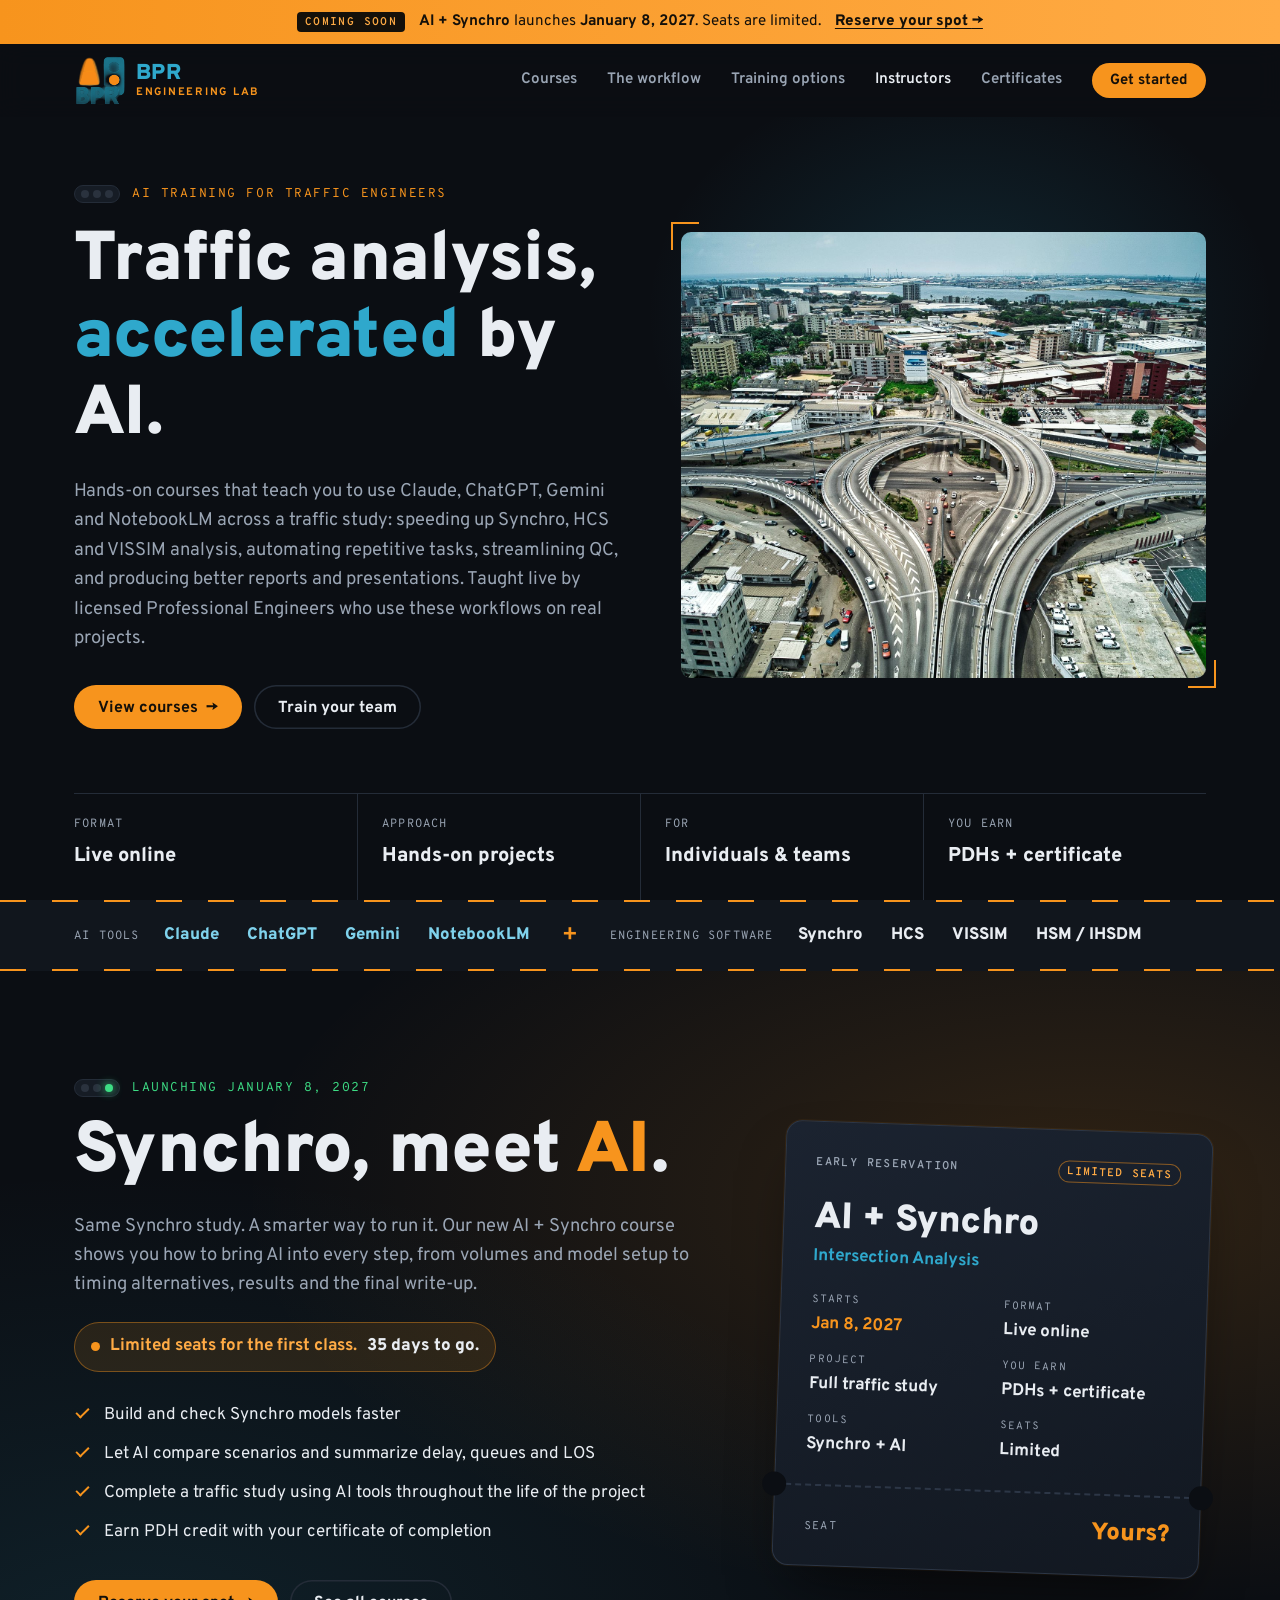
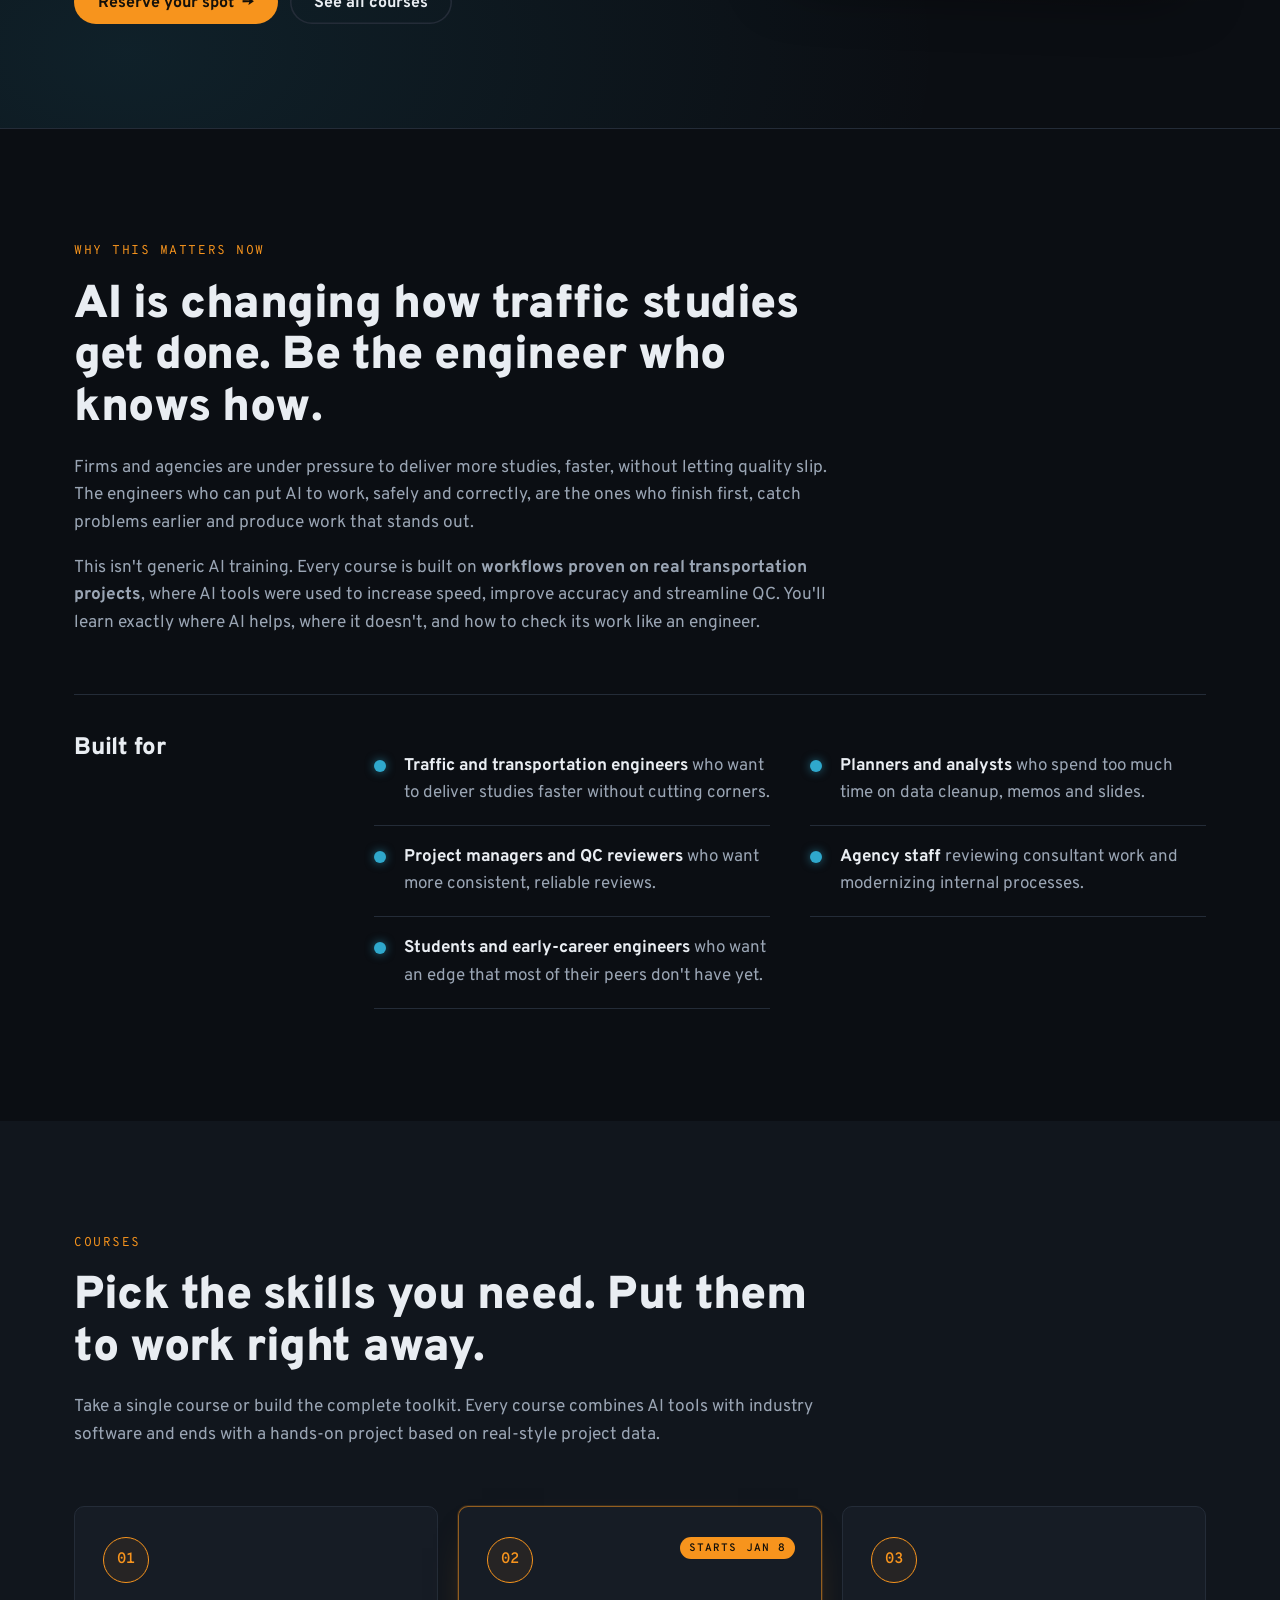
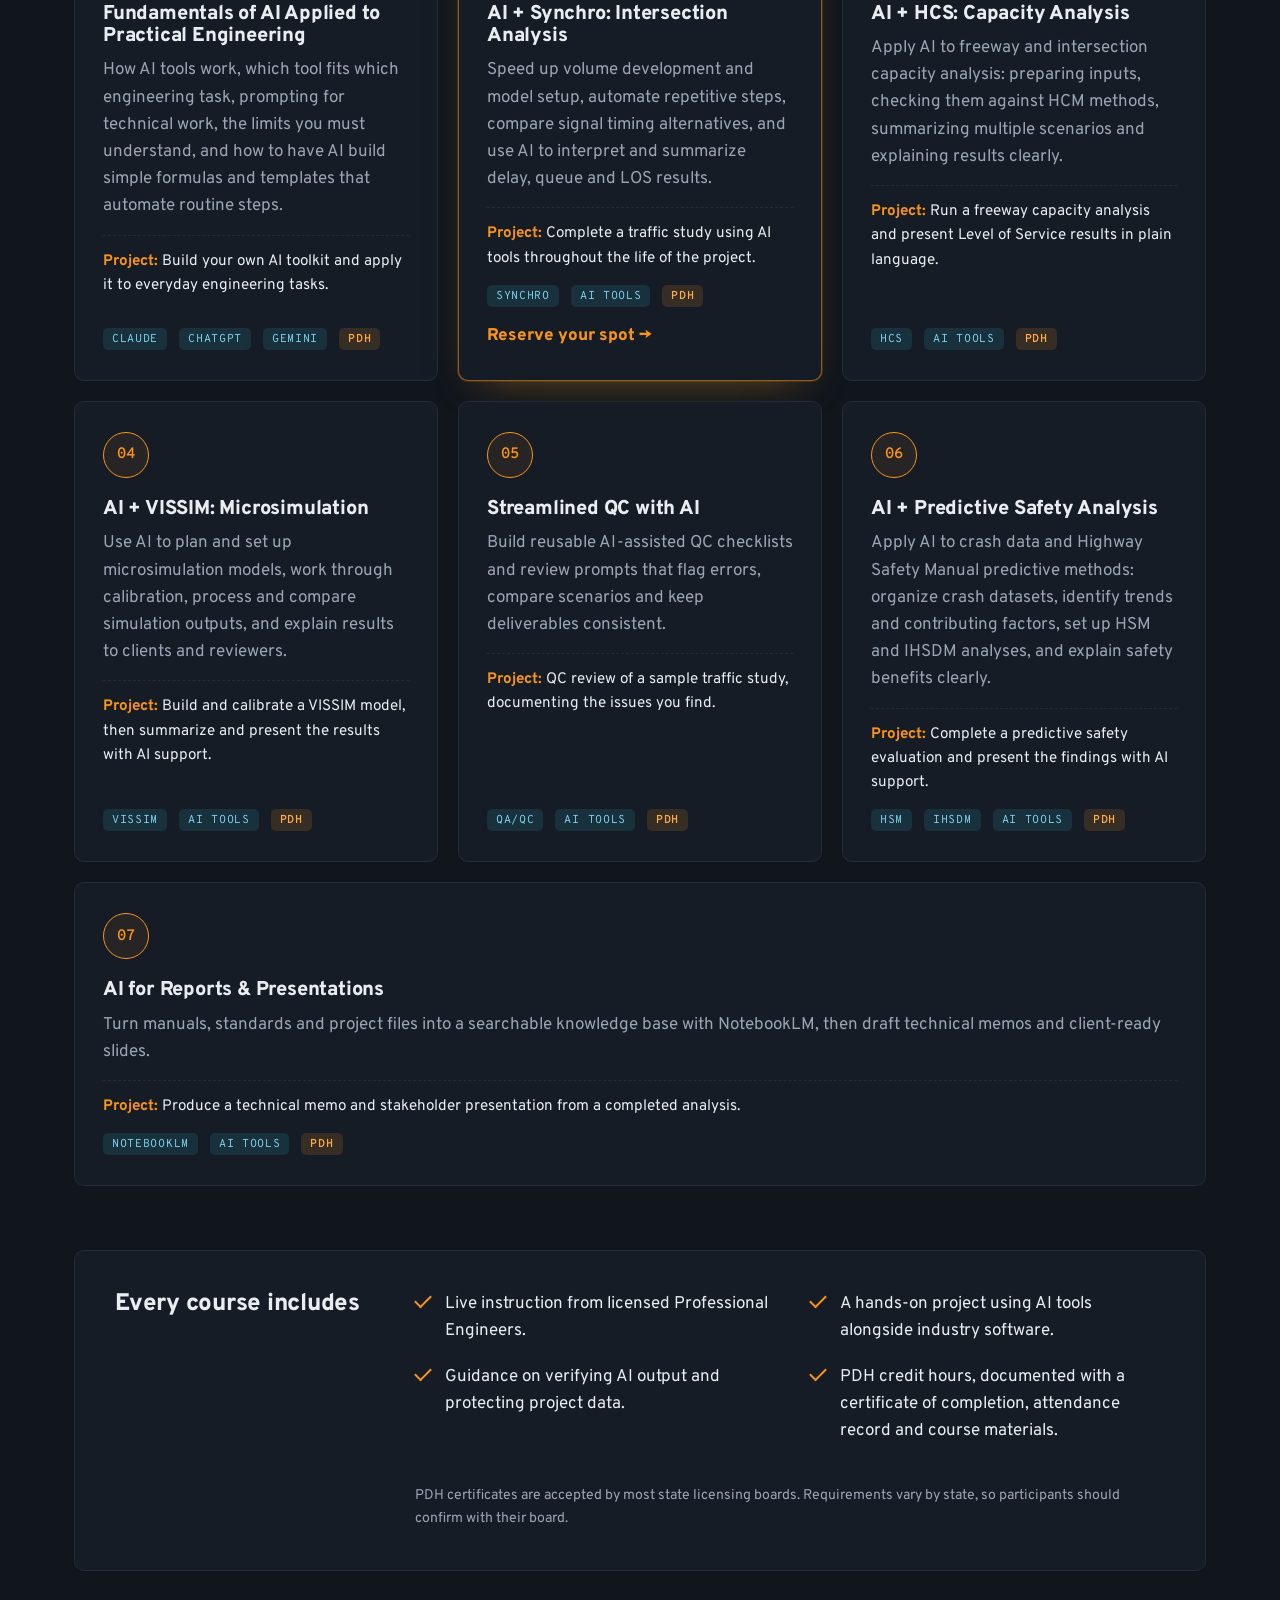
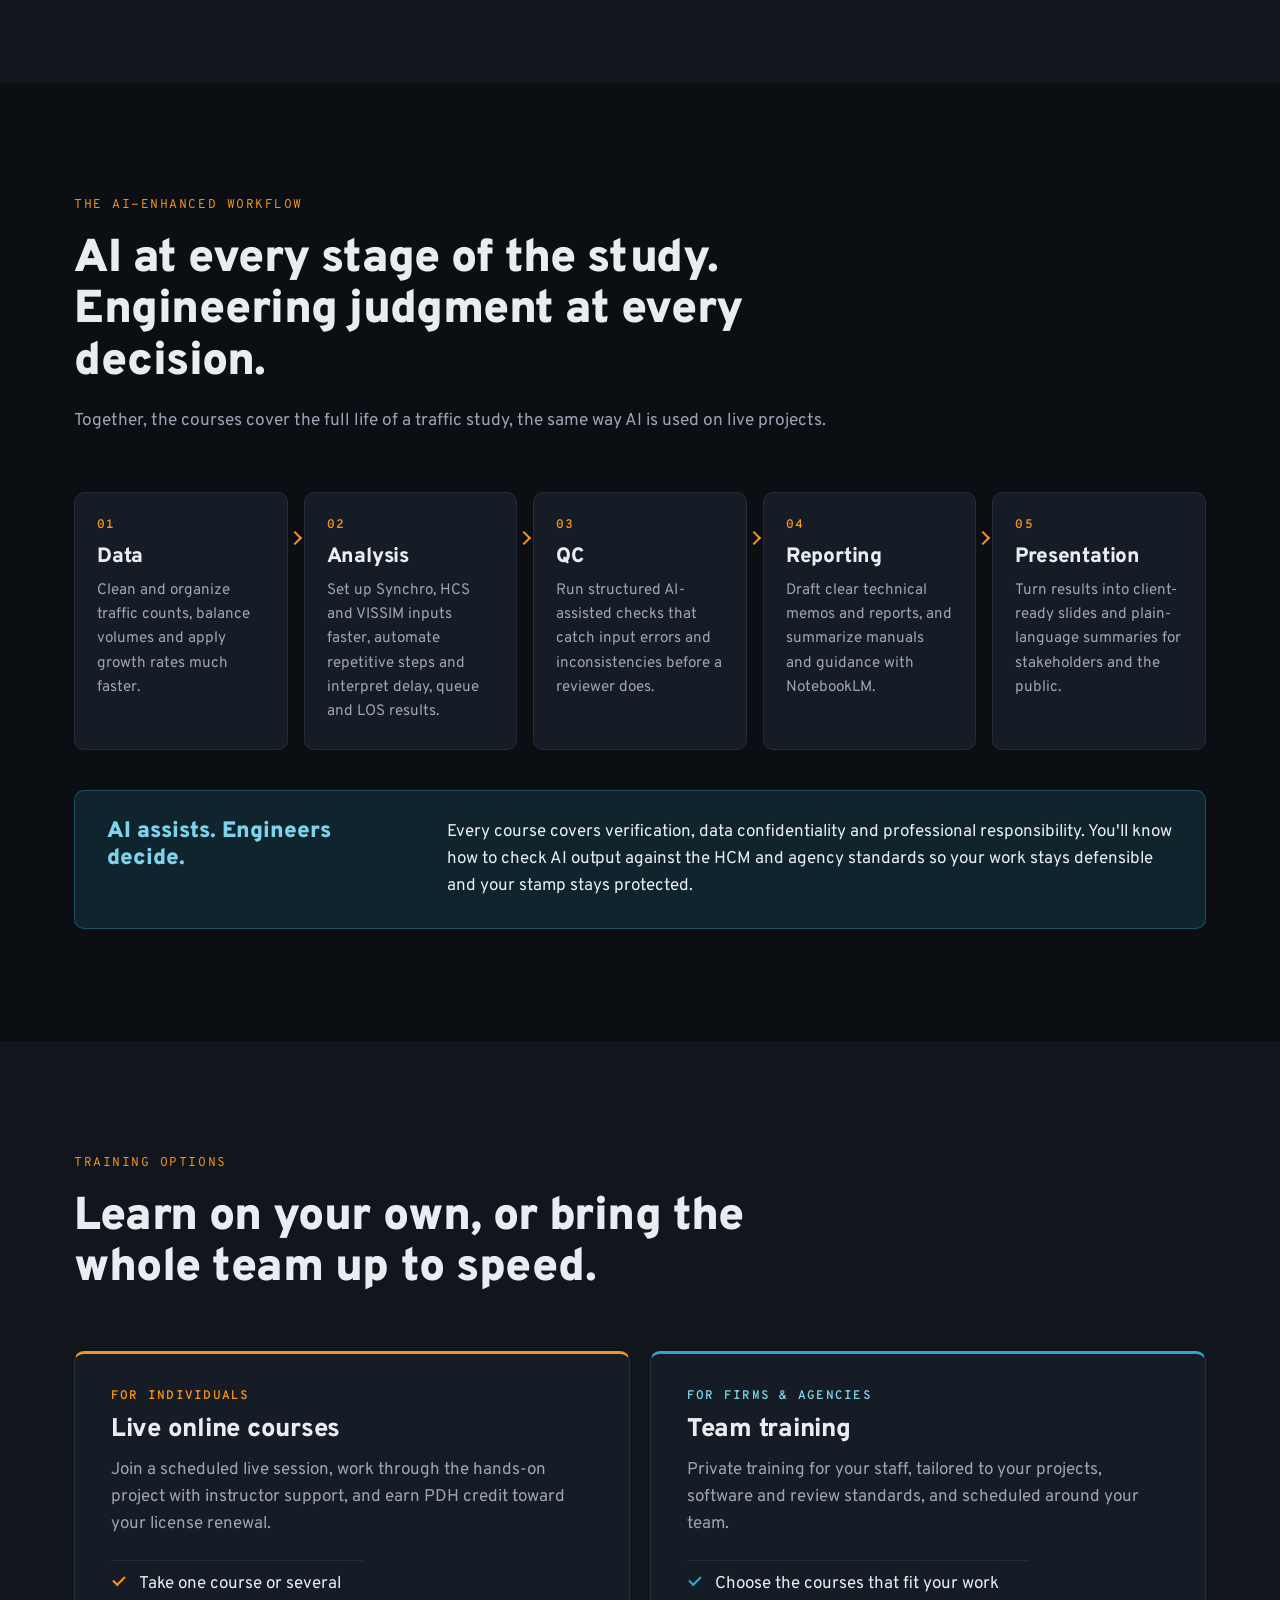
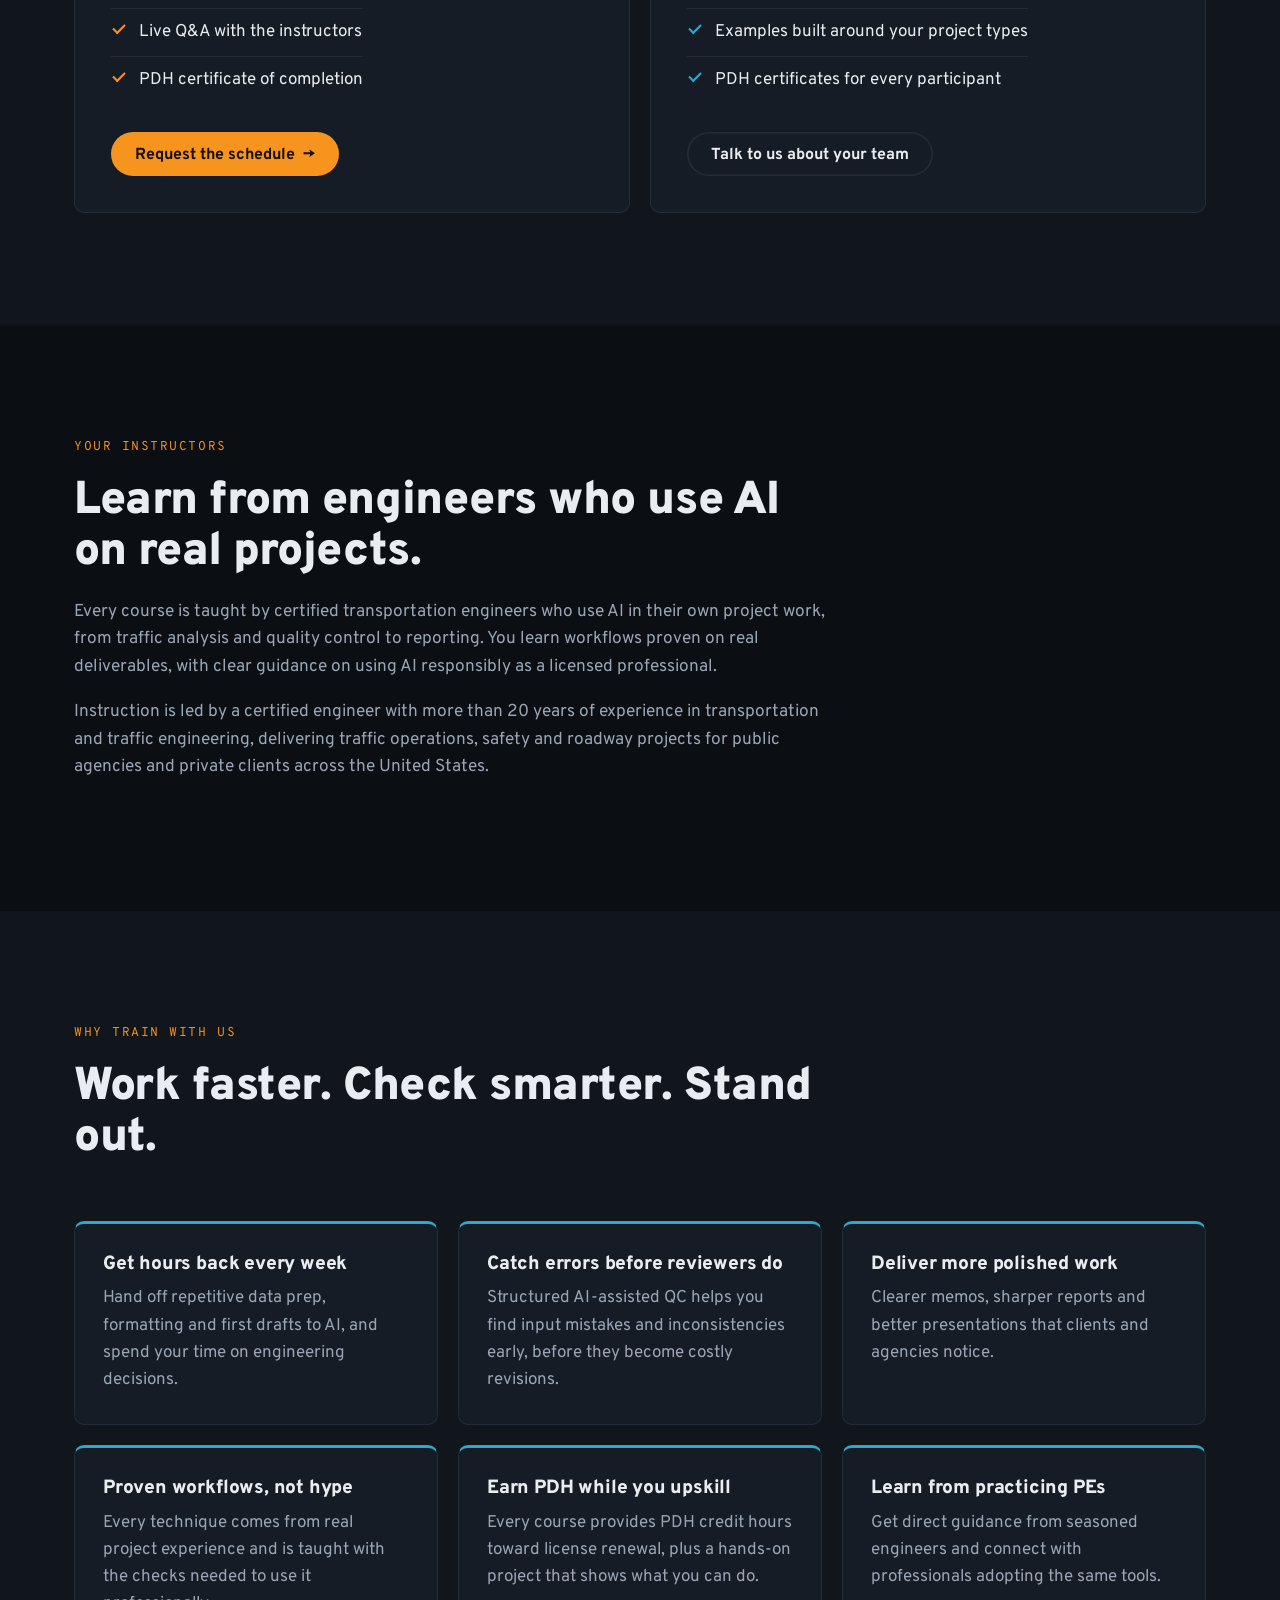
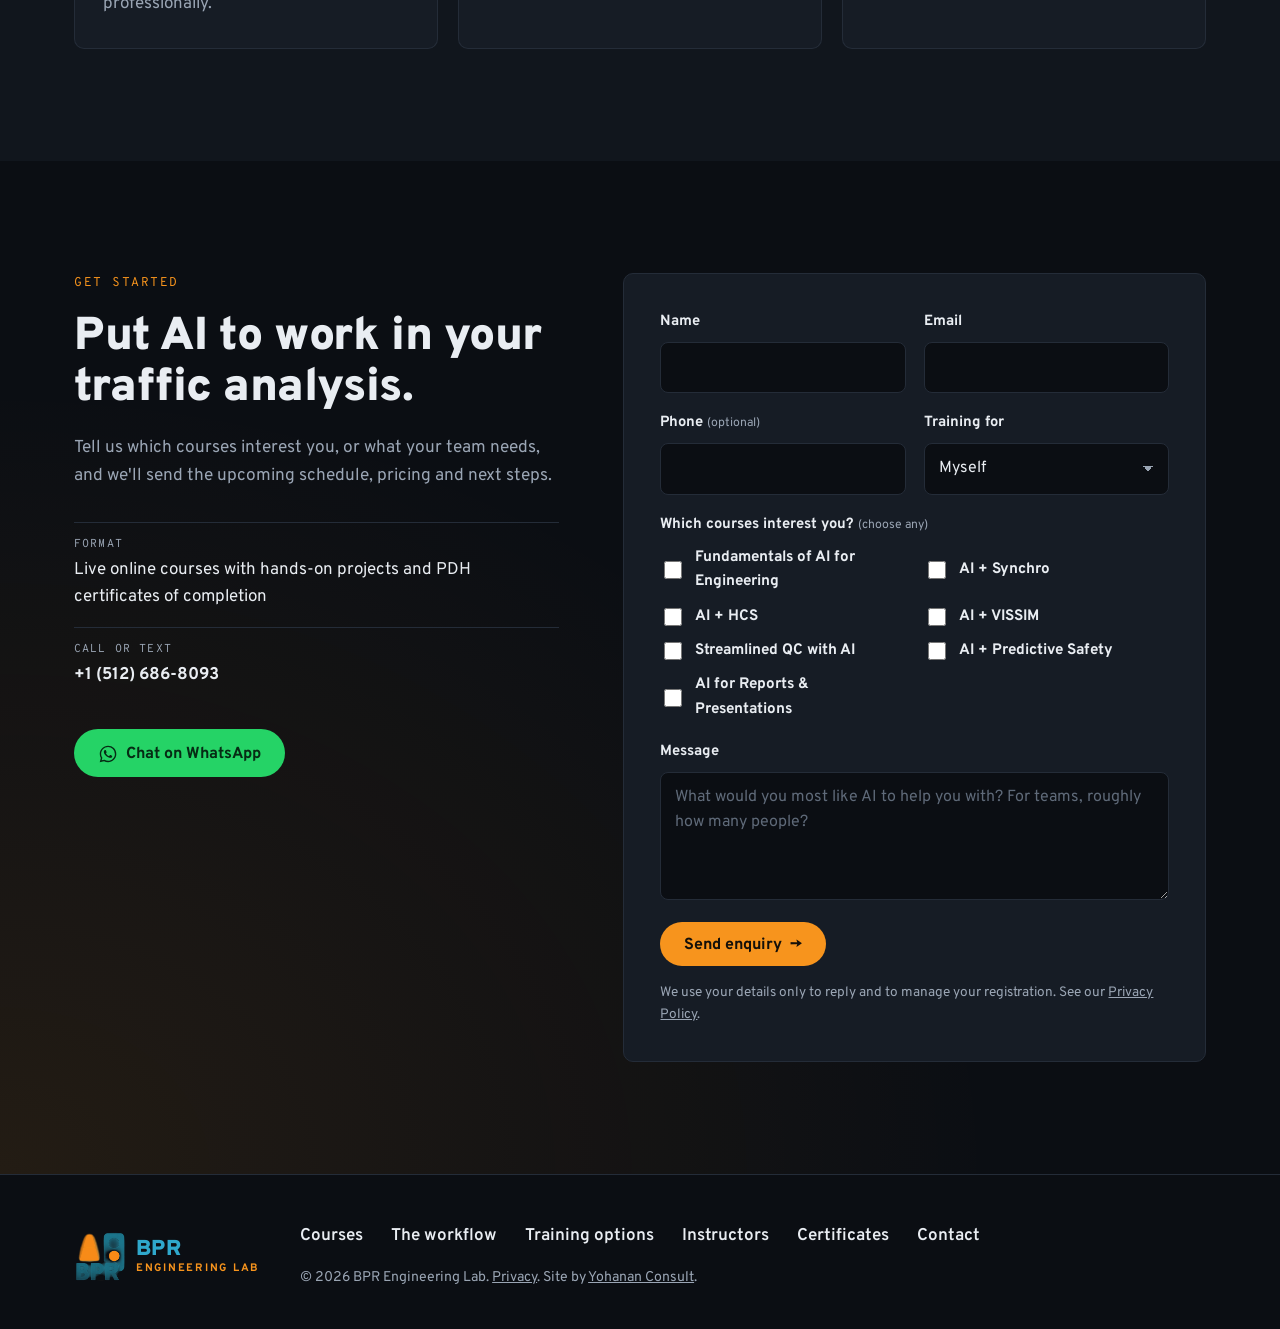
<file: index.html>
<!DOCTYPE html>
<html lang="en">

<head>
  <meta charset="utf-8">
  <meta name="viewport" content="width=device-width, initial-scale=1">
  <title>BPR Engineering Lab | AI-Powered Training for Transportation Professionals</title>
  <meta name="description"
    content="Hands-on courses that teach transportation engineers to use Claude, ChatGPT, Gemini and NotebookLM with Synchro, HCS and VISSIM to speed up analysis, automate repetitive tasks, streamline QC and deliver better reports. Live online training with PDH certificates, led by licensed PEs.">
  <meta name="theme-color" content="#0b0e13">
  <link rel="canonical" href="https://bprengineeringlab.com/">

  <meta property="og:type" content="website">
  <meta property="og:title" content="BPR Engineering Lab | AI-Powered Training for Transportation Professionals">
  <meta property="og:description"
    content="Hands-on courses that build AI tools into real traffic analysis workflows: Synchro, HCS, VISSIM, QC, reporting and presentations. PDH certificates provided.">
  <meta property="og:url" content="https://bprengineeringlab.com/">
  <meta property="og:image" content="https://bprengineeringlab.com/assets/img/interchange.jpg">

  <link rel="icon" href="assets/img/logo/favicon.ico" sizes="any">
  <link rel="icon" href="assets/img/logo/favicon-32x32.png" type="image/png" sizes="32x32">
  <link rel="apple-touch-icon" href="assets/img/logo/apple-touch-icon.png">

  <link rel="preconnect" href="https://fonts.googleapis.com">
  <link rel="preconnect" href="https://fonts.gstatic.com" crossorigin>
  <link
    href="https://fonts.googleapis.com/css2?family=Overpass:wght@400;500;600;700;800;900&family=Overpass+Mono:wght@400;600&display=swap"
    rel="stylesheet">
  <link rel="stylesheet" href="assets/css/site.css?v=16">

  <script type="application/ld+json">
  {
    "@context": "https://schema.org",
    "@type": "EducationalOrganization",
    "name": "BPR Engineering Lab",
    "url": "https://bprengineeringlab.com/",
    "description": "AI-powered training for transportation professionals: hands-on courses combining AI tools such as Claude, ChatGPT, Gemini and NotebookLM with Synchro, HCS and VISSIM for traffic analysis, QC, reporting and presentations."
  }
  </script>
</head>

<body>
  <a class="skip" href="#main">Skip to content</a>

  <!-- Announcement -->
  <a class="announce" href="#contact" data-reserve="synchro">
    <span class="announce-badge">Coming soon</span>
    <span class="announce-text"><b>AI + Synchro</b> launches <b>January 8, 2027</b>. Seats are limited.</span>
    <span class="announce-cta">Reserve your spot <span aria-hidden="true">&rarr;</span></span>
  </a>

  <!-- Header -->
  <header class="site-header" id="top">
    <div class="wrap header-inner">
      <a class="brand" href="#top" aria-label="BPR Engineering Lab home">
        <img src="assets/img/logo/bpr-mark.png?v=3" alt="" width="200" height="189">
        <span class="brand-text">BPR<span>Engineering Lab</span></span>
      </a>
      <button class="nav-toggle" aria-expanded="false" aria-controls="site-nav" aria-label="Open menu">
        <span></span><span></span><span></span>
      </button>
      <nav id="site-nav" class="site-nav" aria-label="Main">
        <a href="#courses">Courses</a>
        <a href="#workflow">The workflow</a>
        <a href="#training">Training options</a>
        <a href="#instructor">Instructors</a>
        <a href="certificates.html">Certificates</a>
        <a class="btn btn-sm" href="#contact">Get started</a>
      </nav>
    </div>
  </header>

  <main id="main">

    <!-- Hero -->
    <section class="hero">
      <div class="wrap hero-grid">
        <div class="hero-copy">
          <p class="eyebrow"><span class="signal" aria-hidden="true"><i></i><i></i><i></i></span>AI training for traffic engineers</p>
          <h1>Traffic analysis, <em>accelerated</em> by AI.</h1>
          <p class="lead">Hands-on courses that teach you to use Claude, ChatGPT, Gemini and NotebookLM across a
            traffic study: speeding up Synchro, HCS and VISSIM analysis, automating repetitive tasks, streamlining QC, and
            producing better reports and presentations. Taught live by licensed Professional Engineers who use
            these workflows on real projects.</p>
          <div class="hero-actions">
            <a class="btn" href="#courses">View courses <span aria-hidden="true">&rarr;</span></a>
            <a class="btn btn-ghost" href="#training">Train your team</a>
          </div>
        </div>
        <figure class="hero-figure">
          <img src="assets/img/interchange.jpg" alt="Aerial view of a multi-level highway interchange" width="1600"
            height="1200" fetchpriority="high">
        </figure>
      </div>

      <div class="wrap">
        <dl class="facts">
          <div><dt>Format</dt><dd>Live online</dd></div>
          <div><dt>Approach</dt><dd>Hands-on projects</dd></div>
          <div><dt>For</dt><dd>Individuals &amp; teams</dd></div>
          <div><dt>You earn</dt><dd>PDHs + certificate</dd></div>
        </dl>
      </div>
    </section>

    <!-- Tools strip -->
    <section class="tools" aria-label="Tools covered">
      <div class="wrap tools-inner">
        <div class="tool-group">
          <p>AI tools</p>
          <ul>
            <li>Claude</li>
            <li>ChatGPT</li>
            <li>Gemini</li>
            <li>NotebookLM</li>
          </ul>
        </div>
        <span class="tools-plus" aria-hidden="true">+</span>
        <div class="tool-group">
          <p>Engineering software</p>
          <ul>
            <li>Synchro</li>
            <li>HCS</li>
            <li>VISSIM</li>
            <li>HSM / IHSDM</li>
          </ul>
        </div>
      </div>
    </section>

    <!-- Coming soon spotlight -->
    <section class="spotlight" id="synchro-ai" aria-labelledby="spotlight-title">
      <div class="wrap spotlight-grid">
        <div class="spotlight-copy">
          <p class="eyebrow"><span class="signal signal-go" aria-hidden="true"><i></i><i></i><i></i></span>Launching January 8, 2027</p>
          <h2 id="spotlight-title">Synchro, meet <em>AI</em>.</h2>
          <p class="spotlight-lead">Same Synchro study. A smarter way to run it. Our new AI + Synchro course shows you how
            to bring AI into every step, from volumes and model setup to timing alternatives, results and the final
            write-up.</p>
          <p class="seats-alert"><span class="seats-dot" aria-hidden="true"></span>Limited seats for the first class.
            <span class="countdown" data-countdown="2027-01-08"></span></p>
          <ul class="spotlight-list">
            <li>Build and check Synchro models faster</li>
            <li>Let AI compare scenarios and summarize delay, queues and LOS</li>
            <li>Complete a traffic study using AI tools throughout the life of the project</li>
            <li>Earn PDH credit with your certificate of completion</li>
          </ul>
          <div class="hero-actions">
            <a class="btn" href="#contact" data-reserve="synchro">Reserve your spot <span aria-hidden="true">&rarr;</span></a>
            <a class="btn btn-ghost" href="#courses">See all courses</a>
          </div>
        </div>

        <div class="ticket" aria-hidden="true">
          <div class="ticket-top">
            <span class="ticket-label">Early reservation</span>
            <span class="ticket-status">Limited seats</span>
          </div>
          <p class="ticket-title">AI + Synchro</p>
          <p class="ticket-sub">Intersection Analysis</p>
          <dl class="ticket-rows">
            <div><dt>Starts</dt><dd class="ticket-date">Jan 8, 2027</dd></div>
            <div><dt>Format</dt><dd>Live online</dd></div>
            <div><dt>Project</dt><dd>Full traffic study</dd></div>
            <div><dt>You earn</dt><dd>PDHs + certificate</dd></div>
            <div><dt>Tools</dt><dd>Synchro + AI</dd></div>
            <div><dt>Seats</dt><dd>Limited</dd></div>
          </dl>
          <div class="ticket-stub">
            <span>Seat</span><b>Yours?</b>
          </div>
        </div>
      </div>
    </section>

    <!-- The pitch -->
    <section class="section" id="program">
      <div class="wrap">
        <div class="section-head">
          <p class="kicker">Why this matters now</p>
          <h2>AI is changing how traffic studies get done. Be the engineer who knows how.</h2>
          <p>Firms and agencies are under pressure to deliver more studies, faster, without letting quality slip. The
            engineers who can put AI to work, safely and correctly, are the ones who finish first, catch problems
            earlier and produce work that stands out.</p>
          <p>This isn't generic AI training. Every course is built on <strong>workflows proven on real
              transportation projects</strong>, where AI tools were used to increase speed, improve accuracy and
            streamline QC. You'll learn exactly where AI helps, where it doesn't, and how to check its work like an
            engineer.</p>
        </div>

        <div class="audience">
          <h3>Built for</h3>
          <ul class="audience-list">
            <li><strong>Traffic and transportation engineers</strong> who want to deliver studies faster without
              cutting corners.</li>
            <li><strong>Planners and analysts</strong> who spend too much time on data cleanup, memos and slides.
            </li>
            <li><strong>Project managers and QC reviewers</strong> who want more consistent, reliable reviews.</li>
            <li><strong>Agency staff</strong> reviewing consultant work and modernizing internal processes.</li>
            <li><strong>Students and early-career engineers</strong> who want an edge that most of their peers
              don't have yet.</li>
          </ul>
        </div>
      </div>
    </section>

    <!-- Courses -->
    <section class="section section-alt" id="courses">
      <div class="wrap">
        <div class="section-head">
          <p class="kicker">Courses</p>
          <h2>Pick the skills you need. Put them to work right away.</h2>
          <p>Take a single course or build the complete toolkit. Every course combines AI tools with industry software
            and ends with a hands-on project based on real-style project data.</p>
        </div>

        <div class="courses">
          <article class="course">
            <span class="course-no">01</span>
            <h3>Fundamentals of AI Applied to Practical Engineering</h3>
            <p>How AI tools work, which tool fits which engineering task, prompting for technical work, the limits you
              must understand, and how to have AI build simple formulas and templates that automate routine steps.</p>
            <p class="course-project"><b>Project:</b> Build your own AI toolkit and apply it to everyday engineering
              tasks.</p>
            <div class="tags"><span class="tag">Claude</span><span class="tag">ChatGPT</span><span class="tag">Gemini</span><span class="tag tag-pdh">PDH</span></div>
          </article>

          <article class="course course-soon">
            <span class="course-no">02</span>
            <span class="soon-badge">Starts Jan 8</span>
            <h3>AI + Synchro: Intersection Analysis</h3>
            <p>Speed up volume development and model setup, automate repetitive steps, compare signal timing
              alternatives, and use AI to interpret and summarize delay, queue and LOS results.</p>
            <p class="course-project"><b>Project:</b> Complete a traffic study using AI tools throughout the
              life of the project.</p>
            <div class="tags"><span class="tag">Synchro</span><span class="tag">AI tools</span><span class="tag tag-pdh">PDH</span></div>
            <a class="course-reserve" href="#contact" data-reserve="synchro">Reserve your spot <span aria-hidden="true">&rarr;</span></a>
          </article>

          <article class="course">
            <span class="course-no">03</span>
            <h3>AI + HCS: Capacity Analysis</h3>
            <p>Apply AI to freeway and intersection capacity analysis: preparing inputs, checking them against HCM
              methods, summarizing multiple scenarios and explaining results clearly.</p>
            <p class="course-project"><b>Project:</b> Run a freeway capacity analysis and present Level of Service
              results in plain language.</p>
            <div class="tags"><span class="tag">HCS</span><span class="tag">AI tools</span><span class="tag tag-pdh">PDH</span></div>
          </article>

          <article class="course">
            <span class="course-no">04</span>
            <h3>AI + VISSIM: Microsimulation</h3>
            <p>Use AI to plan and set up microsimulation models, work through calibration, process and compare
              simulation outputs, and explain results to clients and reviewers.</p>
            <p class="course-project"><b>Project:</b> Build and calibrate a VISSIM model, then summarize and present
              the results with AI support.</p>
            <div class="tags"><span class="tag">VISSIM</span><span class="tag">AI tools</span><span class="tag tag-pdh">PDH</span></div>
          </article>

          <article class="course">
            <span class="course-no">05</span>
            <h3>Streamlined QC with AI</h3>
            <p>Build reusable AI-assisted QC checklists and review prompts that flag errors, compare scenarios and
              keep deliverables consistent.</p>
            <p class="course-project"><b>Project:</b> QC review of a sample traffic study, documenting the issues
              you find.</p>
            <div class="tags"><span class="tag">QA/QC</span><span class="tag">AI tools</span><span class="tag tag-pdh">PDH</span></div>
          </article>

          <article class="course">
            <span class="course-no">06</span>
            <h3>AI + Predictive Safety Analysis</h3>
            <p>Apply AI to crash data and Highway Safety Manual predictive methods: organize crash datasets, identify
              trends and contributing factors, set up HSM and IHSDM analyses, and explain safety benefits clearly.</p>
            <p class="course-project"><b>Project:</b> Complete a predictive safety evaluation and present the
              findings with AI support.</p>
            <div class="tags"><span class="tag">HSM</span><span class="tag">IHSDM</span><span class="tag">AI tools</span><span class="tag tag-pdh">PDH</span></div>
          </article>

          <article class="course">
            <span class="course-no">07</span>
            <h3>AI for Reports &amp; Presentations</h3>
            <p>Turn manuals, standards and project files into a searchable knowledge base with NotebookLM, then
              draft technical memos and client-ready slides.</p>
            <p class="course-project"><b>Project:</b> Produce a technical memo and stakeholder presentation from a
              completed analysis.</p>
            <div class="tags"><span class="tag">NotebookLM</span><span class="tag">AI tools</span><span class="tag tag-pdh">PDH</span></div>
          </article>
        </div>

        <div class="outcomes">
          <h3>Every course includes</h3>
          <ul>
            <li>Live instruction from licensed Professional Engineers.</li>
            <li>A hands-on project using AI tools alongside industry software.</li>
            <li>Guidance on verifying AI output and protecting project data.</li>
            <li>PDH credit hours, documented with a certificate of completion, attendance record and course
              materials.</li>
          </ul>
          <p class="pdh-note">PDH certificates are accepted by most state licensing boards. Requirements vary by
            state, so participants should confirm with their board.</p>
        </div>
      </div>
    </section>

    <!-- Workflow -->
    <section class="section" id="workflow">
      <div class="wrap">
        <div class="section-head">
          <p class="kicker">The AI-enhanced workflow</p>
          <h2>AI at every stage of the study. Engineering judgment at every decision.</h2>
          <p>Together, the courses cover the full life of a traffic study, the same way AI is used on live projects.
          </p>
        </div>

        <ol class="workflow">
          <li>
            <span class="wf-step">01</span>
            <h3>Data</h3>
            <p>Clean and organize traffic counts, balance volumes and apply growth rates much faster.</p>
          </li>
          <li>
            <span class="wf-step">02</span>
            <h3>Analysis</h3>
            <p>Set up Synchro, HCS and VISSIM inputs faster, automate repetitive steps and interpret delay, queue and LOS results.</p>
          </li>
          <li>
            <span class="wf-step">03</span>
            <h3>QC</h3>
            <p>Run structured AI-assisted checks that catch input errors and inconsistencies before a reviewer does.</p>
          </li>
          <li>
            <span class="wf-step">04</span>
            <h3>Reporting</h3>
            <p>Draft clear technical memos and reports, and summarize manuals and guidance with NotebookLM.</p>
          </li>
          <li>
            <span class="wf-step">05</span>
            <h3>Presentation</h3>
            <p>Turn results into client-ready slides and plain-language summaries for stakeholders and the public.</p>
          </li>
        </ol>

        <aside class="callout">
          <p class="callout-title">AI assists. Engineers decide.</p>
          <p>Every course covers verification, data confidentiality and professional responsibility. You'll know how
            to check AI output against the HCM and agency standards so your work stays defensible and your stamp
            stays protected.</p>
        </aside>
      </div>
    </section>

    <!-- Training options -->
    <section class="section section-alt" id="training">
      <div class="wrap">
        <div class="section-head">
          <p class="kicker">Training options</p>
          <h2>Learn on your own, or bring the whole team up to speed.</h2>
        </div>
        <div class="options">
          <article class="option">
            <p class="option-label">For individuals</p>
            <h3>Live online courses</h3>
            <p>Join a scheduled live session, work through the hands-on project with instructor support, and earn
              PDH credit toward your license renewal.</p>
            <ul>
              <li>Take one course or several</li>
              <li>Live Q&amp;A with the instructors</li>
              <li>PDH certificate of completion</li>
            </ul>
            <a class="btn" href="#contact">Request the schedule <span aria-hidden="true">&rarr;</span></a>
          </article>
          <article class="option option-team">
            <p class="option-label">For firms &amp; agencies</p>
            <h3>Team training</h3>
            <p>Private training for your staff, tailored to your projects, software and review standards, and
              scheduled around your team.</p>
            <ul>
              <li>Choose the courses that fit your work</li>
              <li>Examples built around your project types</li>
              <li>PDH certificates for every participant</li>
            </ul>
            <a class="btn btn-ghost" href="#contact">Talk to us about your team</a>
          </article>
        </div>
      </div>
    </section>

    <!-- Instructor -->
    <section class="section" id="instructor">
      <div class="wrap instructor">
        <div class="section-head">
          <p class="kicker">Your instructors</p>
          <h2>Learn from engineers who use AI on real projects.</h2>
          <p>Every course is taught by certified transportation engineers who use AI in their own project work, from
            traffic analysis and quality control to reporting. You learn workflows proven on real deliverables, with
            clear guidance on using AI responsibly as a licensed professional.</p>
          <p>Instruction is led by a certified engineer with more than 20 years of experience in transportation and
            traffic engineering, delivering traffic operations, safety and roadway projects for public agencies and
            private clients across the United States.</p>
        </div>
      </div>
    </section>

    <!-- Why enroll -->
    <section class="section section-alt" id="why">
      <div class="wrap">
        <div class="section-head">
          <p class="kicker">Why train with us</p>
          <h2>Work faster. Check smarter. Stand out.</h2>
        </div>
        <div class="reasons">
          <article>
            <h3>Get hours back every week</h3>
            <p>Hand off repetitive data prep, formatting and first drafts to AI, and spend your time on engineering
              decisions.</p>
          </article>
          <article>
            <h3>Catch errors before reviewers do</h3>
            <p>Structured AI-assisted QC helps you find input mistakes and inconsistencies early, before they become
              costly revisions.</p>
          </article>
          <article>
            <h3>Deliver more polished work</h3>
            <p>Clearer memos, sharper reports and better presentations that clients and agencies notice.</p>
          </article>
          <article>
            <h3>Proven workflows, not hype</h3>
            <p>Every technique comes from real project experience and is taught with the checks needed to use it
              professionally.</p>
          </article>
          <article>
            <h3>Earn PDH while you upskill</h3>
            <p>Every course provides PDH credit hours toward license renewal, plus a hands-on project that shows what
              you can do.</p>
          </article>
          <article>
            <h3>Learn from practicing PEs</h3>
            <p>Get direct guidance from seasoned engineers and connect with professionals adopting the same tools.
            </p>
          </article>
        </div>
      </div>
    </section>

    <!-- Contact -->
    <section class="section contact" id="contact">
      <div class="wrap contact-grid">
        <div class="contact-info">
          <p class="kicker">Get started</p>
          <h2>Put AI to work in your traffic analysis.</h2>
          <p>Tell us which courses interest you, or what your team needs, and we'll send the upcoming schedule,
            pricing and next steps.</p>
          <ul class="contact-list">
            <li><span>Format</span>Live online courses with hands-on projects and PDH certificates of completion</li>
            <li><span>Call or text</span><a href="tel:+15126868093">+1 (512) 686-8093</a></li>
          </ul>
          <a class="btn btn-whatsapp"
            href="https://wa.me/13522153538?text=Hi%2C%20I%27m%20interested%20in%20BPR%20Engineering%20Lab%27s%20AI%20training%20courses."
            target="_blank" rel="noopener">
            <svg viewBox="0 0 24 24" width="20" height="20" aria-hidden="true" fill="currentColor">
              <path d="M12.04 2C6.58 2 2.13 6.45 2.13 11.91c0 1.75.46 3.45 1.32 4.95L2.05 22l5.25-1.38a9.9 9.9 0 0 0 4.74 1.21h.01c5.46 0 9.91-4.45 9.91-9.91 0-2.65-1.03-5.14-2.9-7.01A9.82 9.82 0 0 0 12.04 2zm0 18.15h-.01a8.23 8.23 0 0 1-4.19-1.15l-.3-.18-3.12.82.83-3.04-.2-.31a8.2 8.2 0 0 1-1.26-4.38c0-4.54 3.7-8.23 8.25-8.23 2.2 0 4.27.86 5.82 2.42a8.18 8.18 0 0 1 2.41 5.83c0 4.54-3.7 8.22-8.23 8.22zm4.52-6.16c-.25-.12-1.47-.72-1.69-.81-.23-.08-.39-.12-.56.13-.16.25-.64.81-.79.97-.14.17-.29.19-.54.06-.25-.12-1.05-.39-1.99-1.23-.74-.66-1.23-1.47-1.38-1.72-.14-.25-.02-.38.11-.51.11-.11.25-.29.37-.43.13-.15.17-.25.25-.42.08-.17.04-.31-.02-.43-.06-.13-.56-1.34-.76-1.84-.2-.48-.41-.42-.56-.43h-.48c-.17 0-.43.06-.66.31-.22.25-.86.85-.86 2.07 0 1.22.89 2.4 1.01 2.56.12.17 1.75 2.67 4.23 3.74.59.26 1.05.41 1.41.52.59.19 1.13.16 1.56.1.48-.07 1.47-.6 1.67-1.18.21-.58.21-1.07.14-1.18-.06-.1-.22-.16-.47-.28z"/>
            </svg>
            Chat on WhatsApp
          </a>
        </div>

        <form class="contact-form" action="https://formspree.io/f/mbdrrevn" method="POST">
          <input type="text" name="_gotcha" class="hp" tabindex="-1" autocomplete="off" aria-hidden="true">
          <input type="hidden" name="_subject" value="New BPR Engineering Lab enquiry">
          <input type="hidden" name="reservation" value="">
          <p class="reserve-note" hidden>You're reserving a spot in <b>AI + Synchro</b>, starting <b>January 8, 2027</b>.
            Seats are limited, so we'll be in touch soon to confirm yours.</p>
          <div class="field">
            <label for="name">Name</label>
            <input id="name" name="name" type="text" autocomplete="name" required>
          </div>
          <div class="field">
            <label for="email">Email</label>
            <input id="email" name="email" type="email" autocomplete="email" required>
          </div>
          <div class="field">
            <label for="phone">Phone <small>(optional)</small></label>
            <input id="phone" name="phone" type="tel" autocomplete="tel">
          </div>
          <div class="field">
            <label for="training_for">Training for</label>
            <select id="training_for" name="training_for">
              <option>Myself</option>
              <option>My team or organization</option>
            </select>
          </div>
          <fieldset class="field field-full checks">
            <legend>Which courses interest you? <small>(choose any)</small></legend>
            <label><input type="checkbox" name="courses" value="Fundamentals of AI for Engineering"> Fundamentals of AI for Engineering</label>
            <label><input type="checkbox" name="courses" value="AI + Synchro"> AI + Synchro</label>
            <label><input type="checkbox" name="courses" value="AI + HCS"> AI + HCS</label>
            <label><input type="checkbox" name="courses" value="AI + VISSIM"> AI + VISSIM</label>
            <label><input type="checkbox" name="courses" value="Streamlined QC with AI"> Streamlined QC with AI</label>
            <label><input type="checkbox" name="courses" value="AI + Predictive Safety"> AI + Predictive Safety</label>
            <label><input type="checkbox" name="courses" value="AI for Reports & Presentations"> AI for Reports &amp; Presentations</label>
          </fieldset>
          <div class="field field-full">
            <label for="message">Message</label>
            <textarea id="message" name="message" rows="4"
              placeholder="What would you most like AI to help you with? For teams, roughly how many people?"></textarea>
          </div>
          <div class="field-full form-actions">
            <button class="btn" type="submit">Send enquiry <span aria-hidden="true">&rarr;</span></button>
            <p class="form-status" role="status" aria-live="polite"></p>
            <p class="form-privacy">We use your details only to reply and to manage your registration. See our <a href="privacy.html">Privacy Policy</a>.</p>
          </div>
        </form>
      </div>
    </section>
  </main>

  <footer class="site-footer">
    <div class="wrap footer-inner">
      <a class="brand" href="#top" aria-label="BPR Engineering Lab, back to top">
        <img src="assets/img/logo/bpr-mark.png?v=3" alt="" width="200" height="189" loading="lazy">
        <span class="brand-text">BPR<span>Engineering Lab</span></span>
      </a>
      <nav aria-label="Footer">
        <a href="#courses">Courses</a>
        <a href="#workflow">The workflow</a>
        <a href="#training">Training options</a>
        <a href="#instructor">Instructors</a>
        <a href="certificates.html">Certificates</a>
        <a href="#contact">Contact</a>
      </nav>
      <p class="fine">&copy; <span id="year">2026</span> BPR Engineering Lab. <a href="privacy.html">Privacy</a>. Site by <a
          href="https://yohananconsult.github.io" rel="nofollow noopener" target="_blank">Yohanan Consult</a>.</p>
    </div>
  </footer>

  <script src="assets/js/analytics.js?v=2" defer></script>
  <script src="assets/js/site.js?v=12" defer></script>
</body>

</html>
</file>
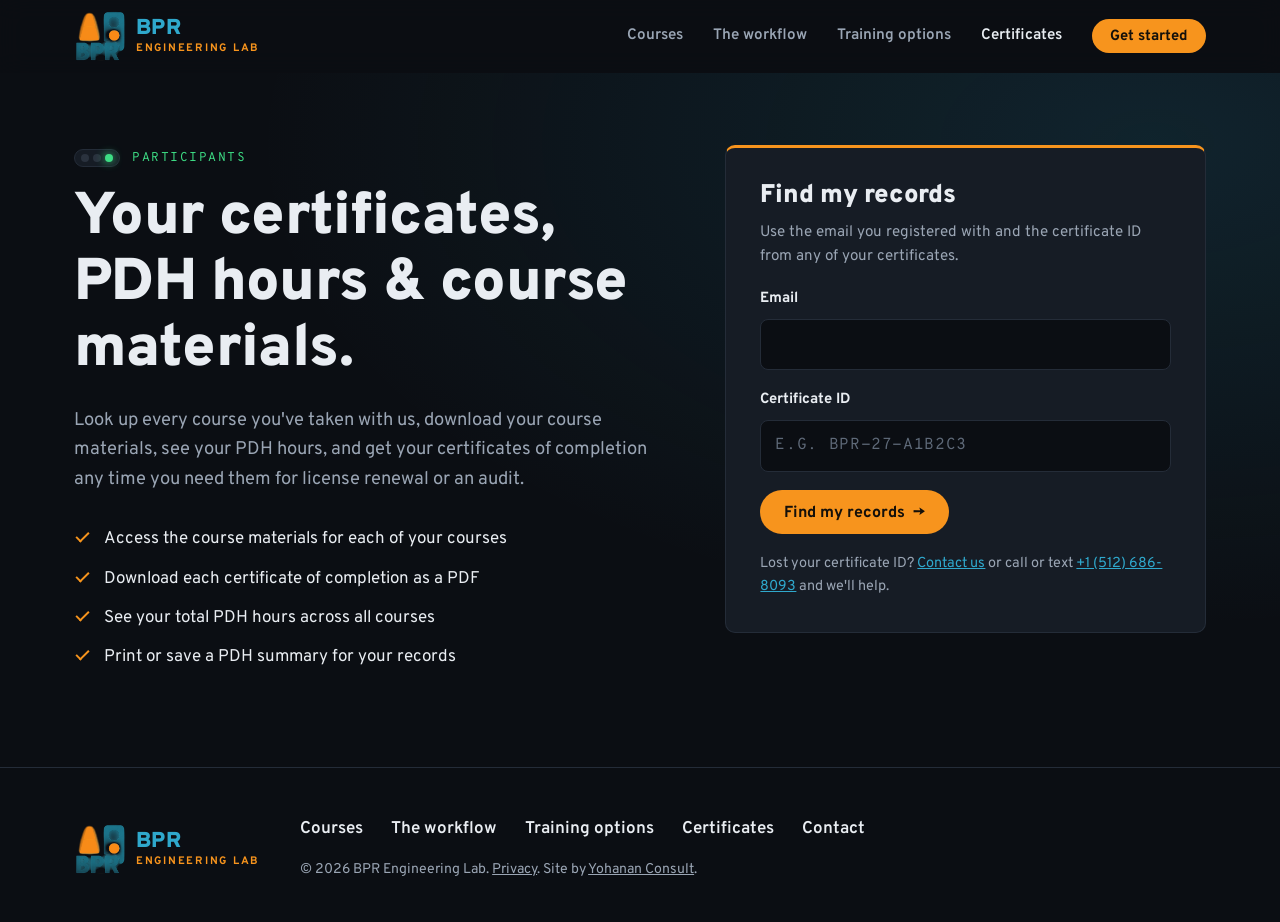
<file: certificates.html>
<!DOCTYPE html>
<html lang="en">

<head>
  <meta charset="utf-8">
  <meta name="viewport" content="width=device-width, initial-scale=1">
  <title>Certificates, PDH &amp; Course Materials | BPR Engineering Lab</title>
  <meta name="description"
    content="Participants can look up their PDH hours, download certificates of completion and access course materials from BPR Engineering Lab courses.">
  <meta name="theme-color" content="#0b0e13">
  <link rel="canonical" href="https://bprengineeringlab.com/certificates.html">

  <link rel="icon" href="assets/img/logo/favicon.ico" sizes="any">
  <link rel="icon" href="assets/img/logo/favicon-32x32.png" type="image/png" sizes="32x32">
  <link rel="apple-touch-icon" href="assets/img/logo/apple-touch-icon.png">

  <link rel="preconnect" href="https://fonts.googleapis.com">
  <link rel="preconnect" href="https://fonts.gstatic.com" crossorigin>
  <link
    href="https://fonts.googleapis.com/css2?family=Overpass:wght@400;500;600;700;800;900&family=Overpass+Mono:wght@400;600&display=swap"
    rel="stylesheet">
  <link rel="stylesheet" href="assets/css/site.css?v=16">
</head>

<body class="cert-page">
  <a class="skip" href="#main">Skip to content</a>

  <!-- Header -->
  <header class="site-header" id="top">
    <div class="wrap header-inner">
      <a class="brand" href="index.html" aria-label="BPR Engineering Lab home">
        <img src="assets/img/logo/bpr-mark.png?v=3" alt="" width="200" height="189">
        <span class="brand-text">BPR<span>Engineering Lab</span></span>
      </a>
      <button class="nav-toggle" aria-expanded="false" aria-controls="site-nav" aria-label="Open menu">
        <span></span><span></span><span></span>
      </button>
      <nav id="site-nav" class="site-nav" aria-label="Main">
        <a href="index.html#courses">Courses</a>
        <a href="index.html#workflow">The workflow</a>
        <a href="index.html#training">Training options</a>
        <a href="certificates.html" class="active" aria-current="page">Certificates</a>
        <a class="btn btn-sm" href="index.html#contact">Get started</a>
      </nav>
    </div>
  </header>

  <main id="main">
    <section class="cert-hero">
      <div class="wrap cert-grid">
        <div class="cert-intro">
          <p class="eyebrow"><span class="signal signal-go" aria-hidden="true"><i></i><i></i><i></i></span>Participants</p>
          <h1>Your certificates, PDH hours &amp; course materials.</h1>
          <p class="lead">Look up every course you've taken with us, download your course materials, see your PDH
            hours, and get your certificates of completion any time you need them for license renewal or an
            audit.</p>
          <ul class="cert-points">
            <li>Access the course materials for each of your courses</li>
            <li>Download each certificate of completion as a PDF</li>
            <li>See your total PDH hours across all courses</li>
            <li>Print or save a PDH summary for your records</li>
          </ul>
        </div>

        <form class="cert-form" id="cert-form" novalidate>
          <h2>Find my records</h2>
          <p class="cert-form-sub">Use the email you registered with and the certificate ID from any of your
            certificates.</p>
          <div class="field">
            <label for="cert-email">Email</label>
            <input id="cert-email" name="email" type="email" autocomplete="email" required>
          </div>
          <div class="field">
            <label for="cert-id">Certificate ID</label>
            <input id="cert-id" name="certid" type="text" placeholder="e.g. BPR-27-A1B2C3" autocomplete="off"
              autocapitalize="characters" spellcheck="false" required>
          </div>
          <button class="btn" type="submit">Find my records <span aria-hidden="true">&rarr;</span></button>
          <p class="form-status" role="status" aria-live="polite"></p>
          <p class="cert-help">Lost your certificate ID? <a href="index.html#contact">Contact us</a> or call or text
            <a href="tel:+15126868093">+1 (512) 686-8093</a> and we'll help.</p>
        </form>
      </div>
    </section>

    <!-- Results (filled in by certificates.js) -->
    <section class="section cert-results" id="results" hidden>
      <div class="wrap">
        <div class="results-head">
          <div>
            <p class="kicker">Your records</p>
            <h2 id="results-name"></h2>
            <p class="results-email" id="results-email"></p>
          </div>
          <div class="results-stats">
            <div><span id="stat-hours">0</span><small>Total PDH hours</small></div>
            <div><span id="stat-courses">0</span><small>Courses completed</small></div>
          </div>
        </div>

        <div class="records-wrap">
          <table class="records">
            <thead>
              <tr>
                <th scope="col">Course</th>
                <th scope="col">Certificate ID</th>
                <th scope="col">Completed</th>
                <th scope="col" class="num">PDH</th>
                <th scope="col"><span class="sr-only">Download</span></th>
              </tr>
            </thead>
            <tbody id="records-body"></tbody>
            <tfoot>
              <tr>
                <th scope="row" colspan="3">Total PDH hours</th>
                <td class="num" id="records-total">0</td>
                <td></td>
              </tr>
            </tfoot>
          </table>
        </div>

        <div class="results-actions">
          <button class="btn" type="button" id="print-summary">Download PDH summary <span aria-hidden="true">&darr;</span></button>
          <button class="btn btn-ghost" type="button" id="lookup-again">Look up another record</button>
        </div>
        <p class="pdh-note">Tip: in the print window, choose <b>Save as PDF</b> to keep a digital copy. Your individual
          certificates of completion remain the official record of each course. Requirements vary by state, so
          confirm with your licensing board.</p>
      </div>
    </section>

    <!-- Printable PDH summary (only shown when printing) -->
    <div class="print-summary" aria-hidden="true">
      <div class="ps-head">
        <div>
          <p class="ps-org">BPR Engineering Lab</p>
          <p class="ps-sub">AI-Powered Training for Transportation Professionals</p>
        </div>
        <p class="ps-contact">bprengineeringlab.com<br>+1 (512) 686-8093</p>
      </div>
      <h1 class="ps-title">PDH Summary</h1>
      <table class="ps-meta">
        <tr><th>Participant</th><td id="ps-name"></td></tr>
        <tr><th>Email</th><td id="ps-email"></td></tr>
        <tr><th>Generated</th><td id="ps-date"></td></tr>
      </table>
      <table class="ps-table">
        <thead>
          <tr><th>Course</th><th>Certificate ID</th><th>Completed</th><th class="num">PDH hours</th></tr>
        </thead>
        <tbody id="ps-body"></tbody>
        <tfoot>
          <tr><th colspan="3">Total PDH hours</th><td class="num" id="ps-total"></td></tr>
        </tfoot>
      </table>
      <p class="ps-note">This summary lists the courses completed through BPR Engineering Lab and the PDH hours
        awarded for each. Individual certificates of completion, attendance records and course materials are kept
        on file and are available on request for licensing board audits.</p>
    </div>
  </main>

  <footer class="site-footer">
    <div class="wrap footer-inner">
      <a class="brand" href="index.html" aria-label="BPR Engineering Lab home">
        <img src="assets/img/logo/bpr-mark.png?v=3" alt="" width="200" height="189" loading="lazy">
        <span class="brand-text">BPR<span>Engineering Lab</span></span>
      </a>
      <nav aria-label="Footer">
        <a href="index.html#courses">Courses</a>
        <a href="index.html#workflow">The workflow</a>
        <a href="index.html#training">Training options</a>
        <a href="certificates.html">Certificates</a>
        <a href="index.html#contact">Contact</a>
      </nav>
      <p class="fine">&copy; <span id="year">2026</span> BPR Engineering Lab. <a href="privacy.html">Privacy</a>. Site by <a
          href="https://yohananconsult.github.io" rel="nofollow noopener" target="_blank">Yohanan Consult</a>.</p>
    </div>
  </footer>

  <script src="assets/js/analytics.js?v=2" defer></script>
  <script src="assets/js/site.js?v=12" defer></script>
  <script src="assets/js/certificates.js?v=15" defer></script>
</body>

</html>
</file>
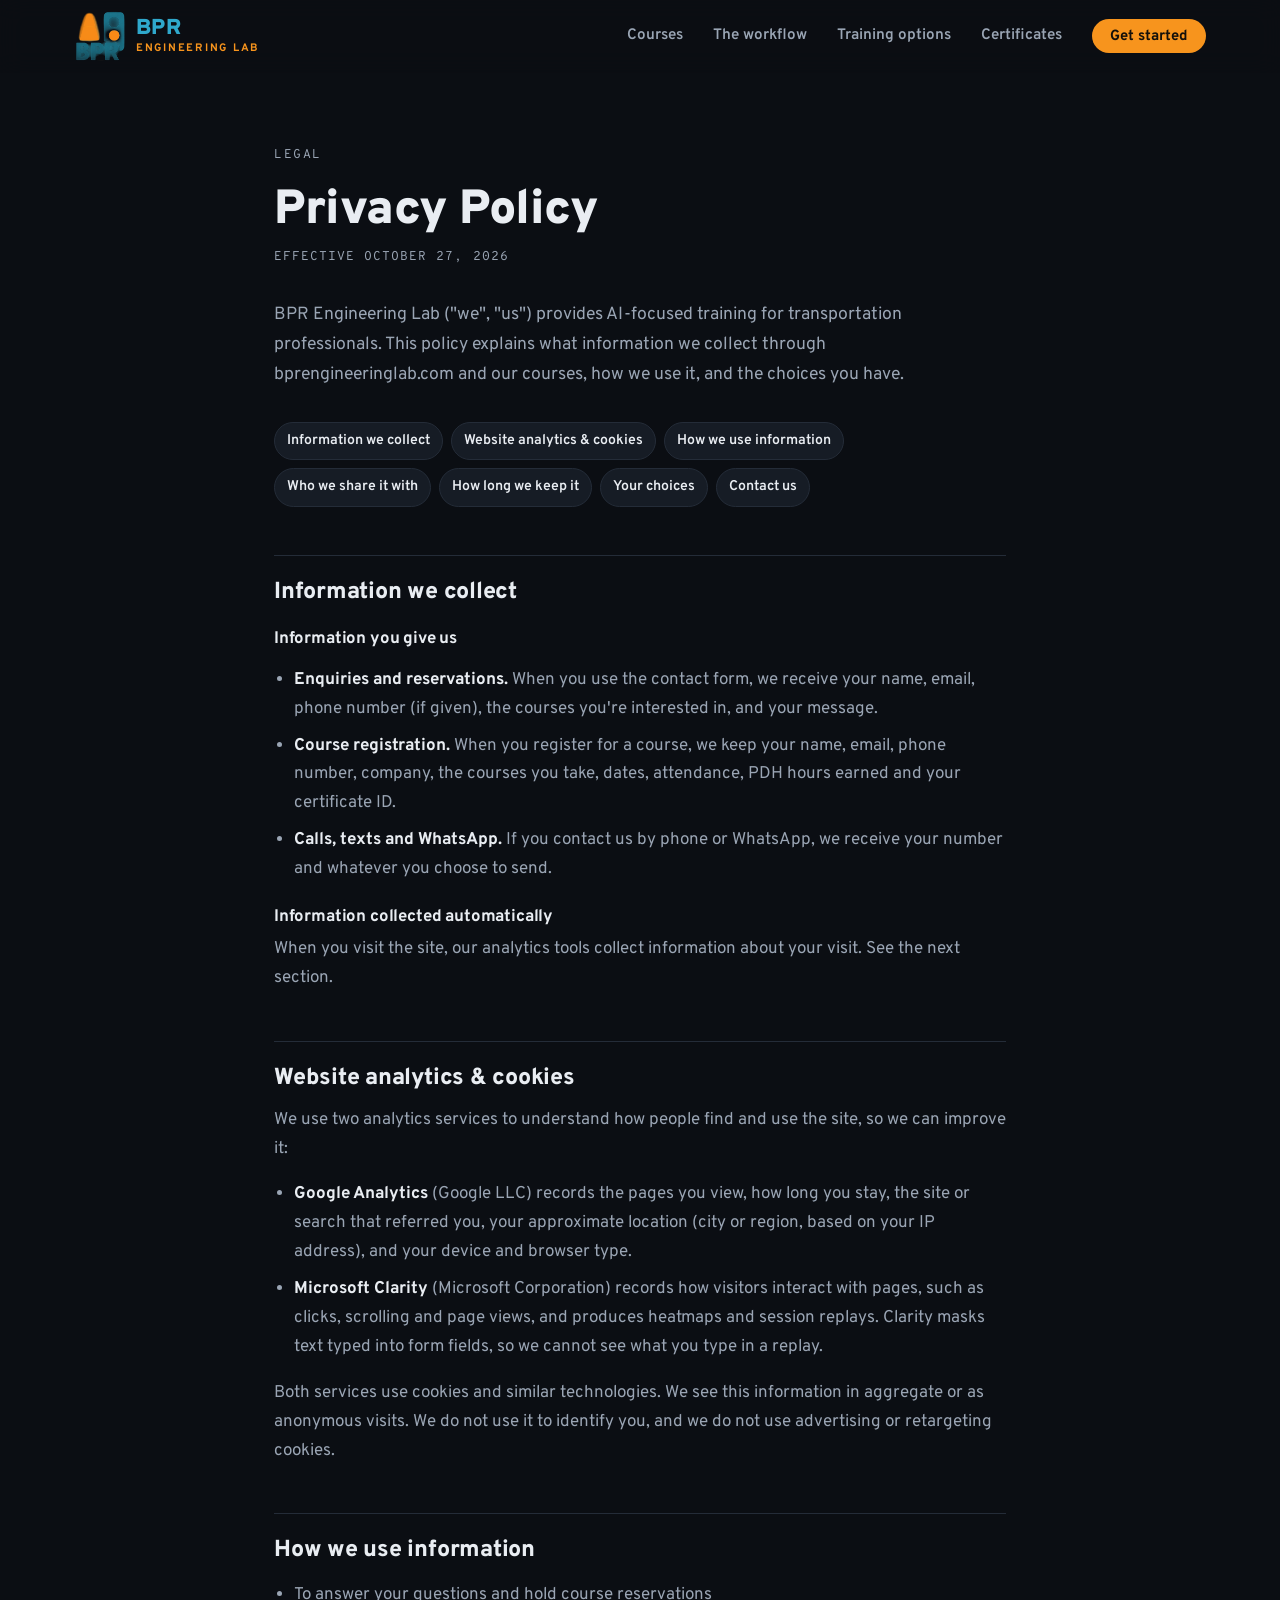
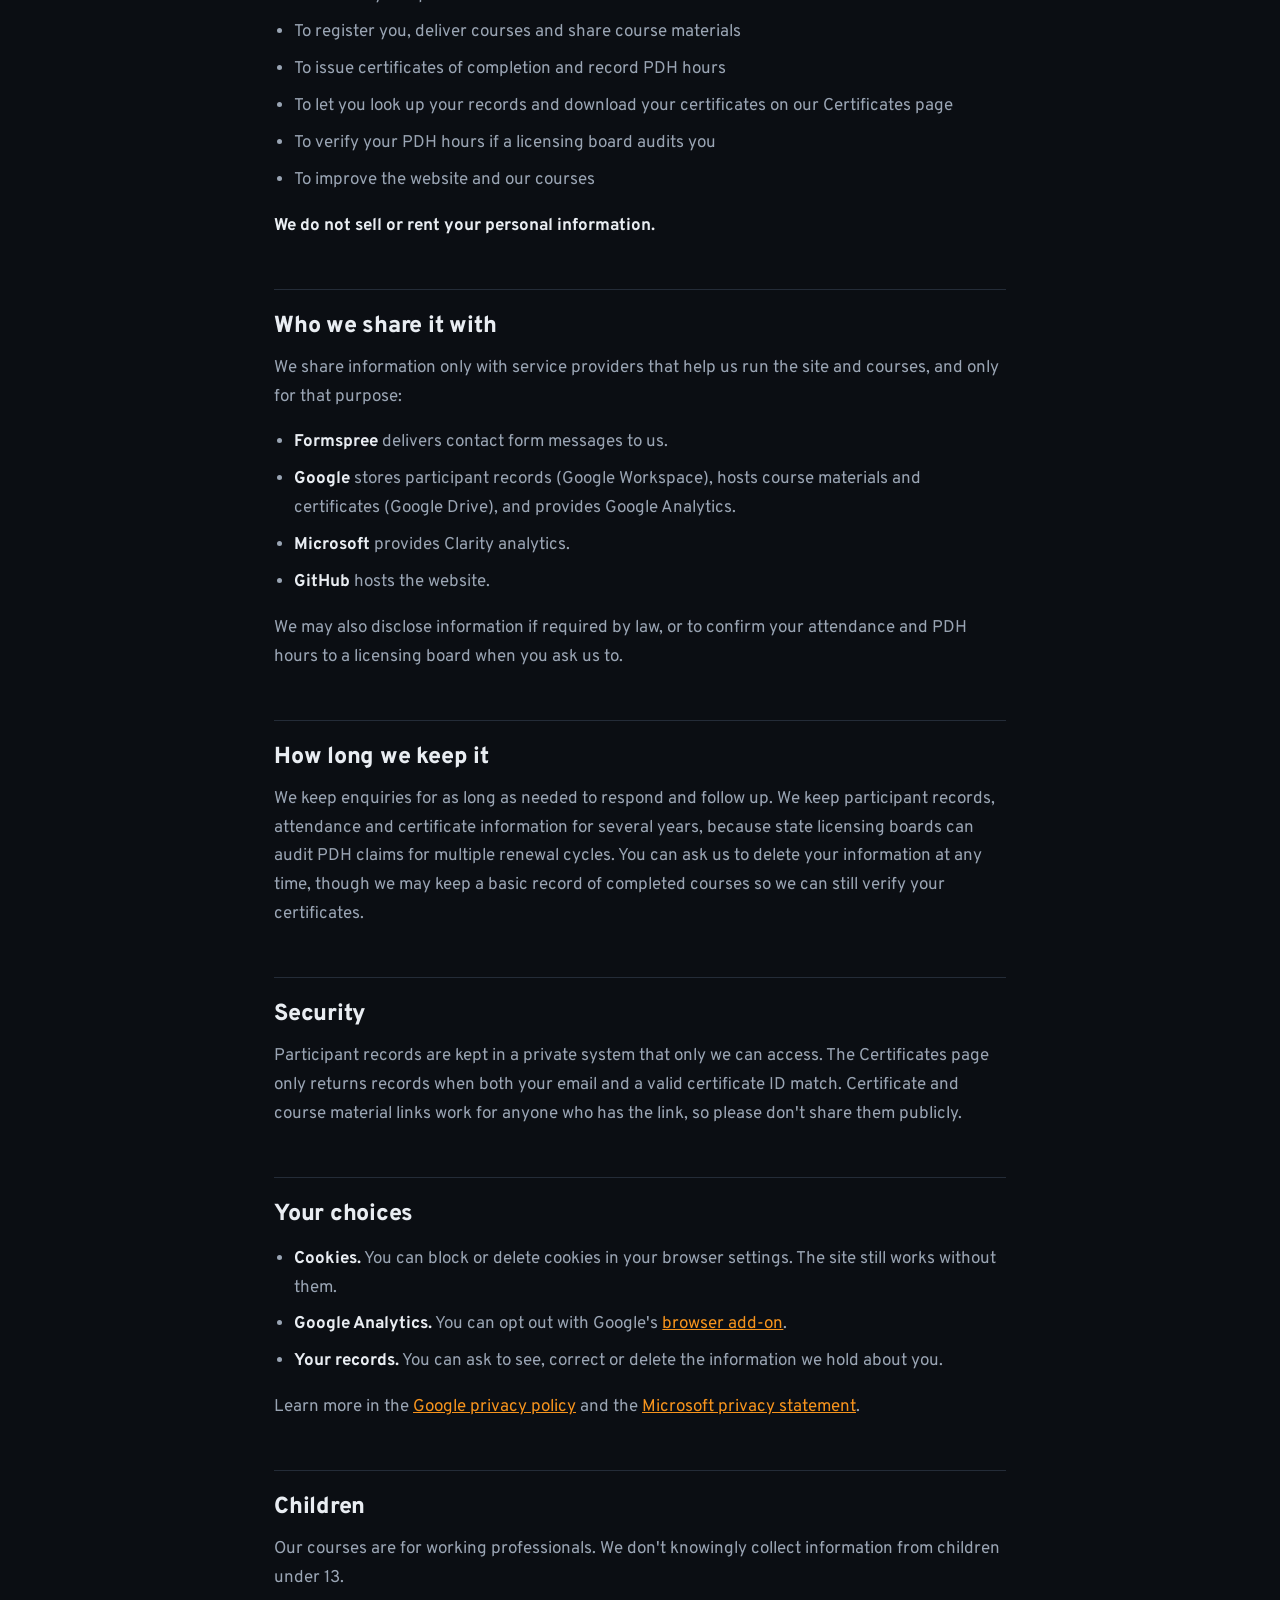
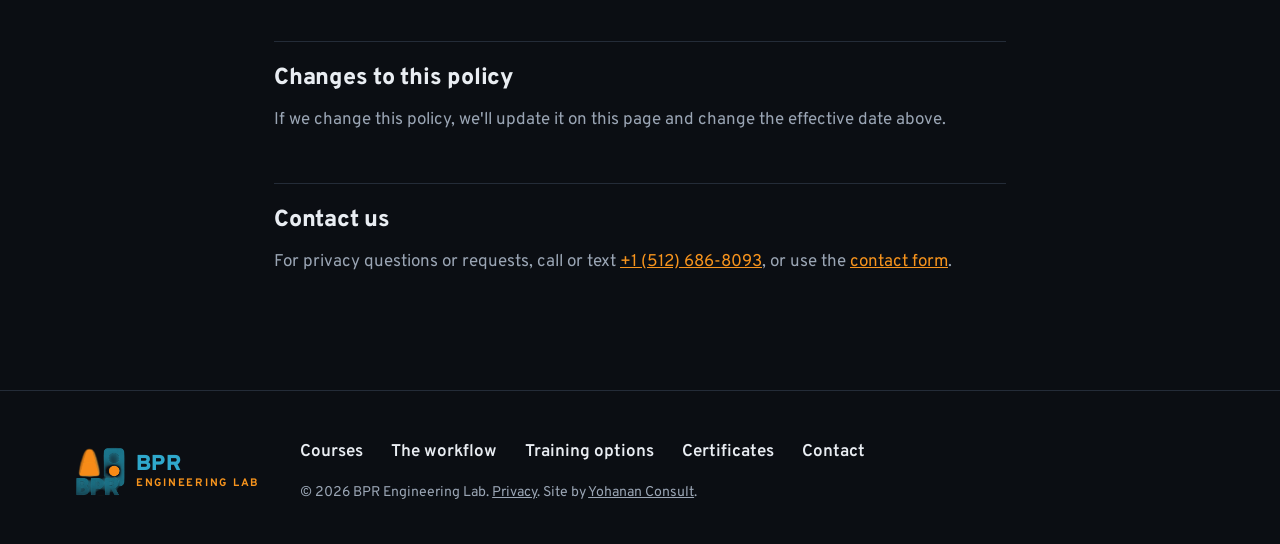
<file: privacy.html>
<!DOCTYPE html>
<html lang="en">

<head>
  <meta charset="utf-8">
  <meta name="viewport" content="width=device-width, initial-scale=1">
  <title>Privacy Policy | BPR Engineering Lab</title>
  <meta name="description"
    content="How BPR Engineering Lab collects, uses and protects information from website visitors and course participants.">
  <meta name="theme-color" content="#0b0e13">
  <link rel="canonical" href="https://bprengineeringlab.com/privacy.html">

  <link rel="icon" href="assets/img/logo/favicon.ico" sizes="any">
  <link rel="icon" href="assets/img/logo/favicon-32x32.png" type="image/png" sizes="32x32">
  <link rel="apple-touch-icon" href="assets/img/logo/apple-touch-icon.png">

  <link rel="preconnect" href="https://fonts.googleapis.com">
  <link rel="preconnect" href="https://fonts.gstatic.com" crossorigin>
  <link
    href="https://fonts.googleapis.com/css2?family=Overpass:wght@400;500;600;700;800;900&family=Overpass+Mono:wght@400;600&display=swap"
    rel="stylesheet">
  <link rel="stylesheet" href="assets/css/site.css?v=16">
</head>

<body class="legal-page">
  <a class="skip" href="#main">Skip to content</a>

  <!-- Header -->
  <header class="site-header" id="top">
    <div class="wrap header-inner">
      <a class="brand" href="index.html" aria-label="BPR Engineering Lab home">
        <img src="assets/img/logo/bpr-mark.png?v=3" alt="" width="200" height="189">
        <span class="brand-text">BPR<span>Engineering Lab</span></span>
      </a>
      <button class="nav-toggle" aria-expanded="false" aria-controls="site-nav" aria-label="Open menu">
        <span></span><span></span><span></span>
      </button>
      <nav id="site-nav" class="site-nav" aria-label="Main">
        <a href="index.html#courses">Courses</a>
        <a href="index.html#workflow">The workflow</a>
        <a href="index.html#training">Training options</a>
        <a href="certificates.html">Certificates</a>
        <a class="btn btn-sm" href="index.html#contact">Get started</a>
      </nav>
    </div>
  </header>

  <main id="main">
    <article class="legal wrap">
      <p class="kicker">Legal</p>
      <h1>Privacy Policy</h1>
      <p class="legal-date">Effective October 27, 2026</p>

      <p class="legal-intro">BPR Engineering Lab ("we", "us") provides AI-focused training for transportation
        professionals. This policy explains what information we collect through bprengineeringlab.com and our
        courses, how we use it, and the choices you have.</p>

      <nav class="legal-toc" aria-label="On this page">
        <a href="#collect">Information we collect</a>
        <a href="#analytics">Website analytics &amp; cookies</a>
        <a href="#use">How we use information</a>
        <a href="#share">Who we share it with</a>
        <a href="#keep">How long we keep it</a>
        <a href="#choices">Your choices</a>
        <a href="#contact">Contact us</a>
      </nav>

      <h2 id="collect">Information we collect</h2>
      <h3>Information you give us</h3>
      <ul>
        <li><b>Enquiries and reservations.</b> When you use the contact form, we receive your name, email, phone
          number (if given), the courses you're interested in, and your message.</li>
        <li><b>Course registration.</b> When you register for a course, we keep your name, email, phone number,
          company, the courses you take, dates, attendance, PDH hours earned and your certificate ID.</li>
        <li><b>Calls, texts and WhatsApp.</b> If you contact us by phone or WhatsApp, we receive your number and
          whatever you choose to send.</li>
      </ul>
      <h3>Information collected automatically</h3>
      <p>When you visit the site, our analytics tools collect information about your visit. See the next section.
      </p>

      <h2 id="analytics">Website analytics &amp; cookies</h2>
      <p>We use two analytics services to understand how people find and use the site, so we can improve it:</p>
      <ul>
        <li><b>Google Analytics</b> (Google LLC) records the pages you view, how long you stay, the site or search
          that referred you, your approximate location (city or region, based on your IP address), and your device
          and browser type.</li>
        <li><b>Microsoft Clarity</b> (Microsoft Corporation) records how visitors interact with pages, such as clicks,
          scrolling and page views, and produces heatmaps and session replays. Clarity masks text typed into form
          fields, so we cannot see what you type in a replay.</li>
      </ul>
      <p>Both services use cookies and similar technologies. We see this information in aggregate or as anonymous
        visits. We do not use it to identify you, and we do not use advertising or retargeting cookies.</p>

      <h2 id="use">How we use information</h2>
      <ul>
        <li>To answer your questions and hold course reservations</li>
        <li>To register you, deliver courses and share course materials</li>
        <li>To issue certificates of completion and record PDH hours</li>
        <li>To let you look up your records and download your certificates on our Certificates page</li>
        <li>To verify your PDH hours if a licensing board audits you</li>
        <li>To improve the website and our courses</li>
      </ul>
      <p><b>We do not sell or rent your personal information.</b></p>

      <h2 id="share">Who we share it with</h2>
      <p>We share information only with service providers that help us run the site and courses, and only for that
        purpose:</p>
      <ul>
        <li><b>Formspree</b> delivers contact form messages to us.</li>
        <li><b>Google</b> stores participant records (Google Workspace), hosts course materials and certificates
          (Google Drive), and provides Google Analytics.</li>
        <li><b>Microsoft</b> provides Clarity analytics.</li>
        <li><b>GitHub</b> hosts the website.</li>
      </ul>
      <p>We may also disclose information if required by law, or to confirm your attendance and PDH hours to a
        licensing board when you ask us to.</p>

      <h2 id="keep">How long we keep it</h2>
      <p>We keep enquiries for as long as needed to respond and follow up. We keep participant records, attendance
        and certificate information for several years, because state licensing boards can audit PDH claims for
        multiple renewal cycles. You can ask us to delete your information at any time, though we may keep a basic
        record of completed courses so we can still verify your certificates.</p>

      <h2 id="security">Security</h2>
      <p>Participant records are kept in a private system that only we can access. The Certificates page only
        returns records when both your email and a valid certificate ID match. Certificate and course material links
        work for anyone who has the link, so please don't share them publicly.</p>

      <h2 id="choices">Your choices</h2>
      <ul>
        <li><b>Cookies.</b> You can block or delete cookies in your browser settings. The site still works without
          them.</li>
        <li><b>Google Analytics.</b> You can opt out with Google's <a
            href="https://tools.google.com/dlpage/gaoptout" target="_blank" rel="noopener">browser add-on</a>.</li>
        <li><b>Your records.</b> You can ask to see, correct or delete the information we hold about you.</li>
      </ul>
      <p>Learn more in the <a href="https://policies.google.com/privacy" target="_blank" rel="noopener">Google
          privacy policy</a> and the <a href="https://privacy.microsoft.com/privacystatement" target="_blank"
          rel="noopener">Microsoft privacy statement</a>.</p>

      <h2 id="children">Children</h2>
      <p>Our courses are for working professionals. We don't knowingly collect information from children under 13.
      </p>

      <h2 id="changes">Changes to this policy</h2>
      <p>If we change this policy, we'll update it on this page and change the effective date above.</p>

      <h2 id="contact">Contact us</h2>
      <p>For privacy questions or requests, call or text <a href="tel:+15126868093">+1 (512) 686-8093</a>, or use the
        <a href="index.html#contact">contact form</a>.</p>
    </article>
  </main>

  <footer class="site-footer">
    <div class="wrap footer-inner">
      <a class="brand" href="index.html" aria-label="BPR Engineering Lab home">
        <img src="assets/img/logo/bpr-mark.png?v=3" alt="" width="200" height="189" loading="lazy">
        <span class="brand-text">BPR<span>Engineering Lab</span></span>
      </a>
      <nav aria-label="Footer">
        <a href="index.html#courses">Courses</a>
        <a href="index.html#workflow">The workflow</a>
        <a href="index.html#training">Training options</a>
        <a href="certificates.html">Certificates</a>
        <a href="index.html#contact">Contact</a>
      </nav>
      <p class="fine">&copy; <span id="year">2026</span> BPR Engineering Lab. <a href="privacy.html">Privacy</a>. Site by <a
          href="https://yohananconsult.github.io" rel="nofollow noopener" target="_blank">Yohanan Consult</a>.</p>
    </div>
  </footer>

  <script src="assets/js/analytics.js?v=2" defer></script>
  <script src="assets/js/site.js?v=12" defer></script>
</body>

</html>
</file>
<file: assets/css/site.css>
/* BPR Engineering Lab — site styles */

:root {
  --bg: #0b0e13;
  --bg-alt: #11161d;
  --panel: #161c25;
  --line: #242c38;
  --text: #e9edf2;
  --muted: #9aa5b4;
  --orange: #f7941d;
  --orange-hi: #ffab45;
  --teal: #2fa8cc;
  --teal-dim: rgba(47, 168, 204, .14);
  --radius: 10px;
  --wrap: 1180px;
  --font: "Overpass", system-ui, -apple-system, "Segoe UI", sans-serif;
  --mono: "Overpass Mono", ui-monospace, "SFMono-Regular", Consolas, monospace;
}

*,
*::before,
*::after { box-sizing: border-box; }

html { scroll-behavior: smooth; scroll-padding-top: 84px; }

body {
  margin: 0;
  background: var(--bg);
  color: var(--text);
  font-family: var(--font);
  font-size: 17px;
  line-height: 1.6;
  -webkit-font-smoothing: antialiased;
}

img { max-width: 100%; height: auto; display: block; }
a { color: var(--teal); }
a:hover { color: #6ccbe8; }
h1, h2, h3 { line-height: 1.12; margin: 0; letter-spacing: -0.01em; }
p { margin: 0 0 1em; }
:focus-visible { outline: 2px solid var(--orange); outline-offset: 3px; border-radius: 4px; }

.wrap { width: 100%; max-width: var(--wrap); margin: 0 auto; padding: 0 24px; }

.skip {
  position: absolute; left: 16px; top: -60px; z-index: 100;
  background: var(--orange); color: #111; padding: 8px 14px; border-radius: 6px; font-weight: 700;
}
.skip:focus { top: 12px; }

/* Buttons */
.btn {
  display: inline-flex; align-items: center; gap: .5em;
  background: var(--orange); color: #14100a;
  font: 700 1rem/1 var(--font);
  padding: 15px 24px 13px; border-radius: 999px; border: 0;
  text-decoration: none; cursor: pointer;
  transition: background .2s, transform .2s;
}
.btn:hover { background: var(--orange-hi); color: #14100a; transform: translateY(-1px); }
.btn-sm { padding: 11px 18px 9px; font-size: .92rem; }
.btn-ghost { background: transparent; color: var(--text); box-shadow: inset 0 0 0 1.5px var(--line); }
.btn-ghost:hover { background: var(--panel); color: var(--text); box-shadow: inset 0 0 0 1.5px var(--teal); }

/* Header */
.site-header {
  position: sticky; top: 0; z-index: 50;
  background: rgba(11, 14, 19, .82);
  backdrop-filter: blur(12px); -webkit-backdrop-filter: blur(12px);
  border-bottom: 1px solid transparent;
  transition: border-color .2s;
}
.site-header.scrolled { border-bottom-color: var(--line); }
.header-inner { display: flex; align-items: center; justify-content: space-between; height: 72px; }

.brand { display: flex; align-items: center; gap: 10px; text-decoration: none; color: var(--text); }
.brand img { width: 52px; height: auto; }
.brand-text { font-weight: 900; font-size: 1.35rem; letter-spacing: .02em; line-height: 1; color: var(--teal); }
.brand-text span {
  display: block; margin-top: 3px;
  font-weight: 700; font-size: .68rem; letter-spacing: .16em; text-transform: uppercase; color: var(--orange);
}

.site-nav { display: flex; align-items: center; gap: 30px; }
.site-nav a:not(.btn) { color: var(--muted); text-decoration: none; font-weight: 600; font-size: .95rem; }
.site-nav a:not(.btn):hover, .site-nav a.active { color: var(--text); }

.nav-toggle { display: none; background: none; border: 0; padding: 10px; cursor: pointer; }
.nav-toggle span { display: block; width: 22px; height: 2px; background: var(--text); margin: 5px 0; transition: transform .2s, opacity .2s; }
.nav-toggle[aria-expanded="true"] span:nth-child(1) { transform: translateY(7px) rotate(45deg); }
.nav-toggle[aria-expanded="true"] span:nth-child(2) { opacity: 0; }
.nav-toggle[aria-expanded="true"] span:nth-child(3) { transform: translateY(-7px) rotate(-45deg); }

/* Hero */
.hero { padding: 64px 0 0; position: relative; overflow: hidden; }
.hero::before {
  content: ""; position: absolute; inset: -20% -10% auto auto; width: 70%; height: 90%;
  background: radial-gradient(closest-side, rgba(47, 168, 204, .16), transparent 70%);
  pointer-events: none;
}
.hero-grid { display: grid; grid-template-columns: 1.05fr 1fr; gap: 56px; align-items: center; position: relative; }

.eyebrow, .kicker {
  font-family: var(--mono); font-size: .8rem; letter-spacing: .12em; text-transform: uppercase;
  color: var(--orange); margin: 0 0 18px;
}
.eyebrow { display: inline-flex; align-items: center; gap: 12px; }

/* Three-light signal motif */
.signal { display: inline-flex; gap: 4px; padding: 4px 6px; border-radius: 10px; background: var(--panel); border: 1px solid var(--line); }
.signal i { width: 8px; height: 8px; border-radius: 50%; background: #2a323e; }
.signal i:nth-child(1) { animation: sig 6s infinite; }
.signal i:nth-child(2) { animation: sig 6s infinite 2s; }
.signal i:nth-child(3) { animation: sig 6s infinite 4s; }
@keyframes sig {
  0%, 30% { background: var(--orange); box-shadow: 0 0 8px var(--orange); }
  34%, 100% { background: #2a323e; box-shadow: none; }
}

h1 { font-size: clamp(2.5rem, 5.4vw, 4.4rem); font-weight: 900; margin-bottom: 22px; }
h1 em { font-style: normal; color: var(--teal); }
.lead { font-size: 1.15rem; color: var(--muted); max-width: 34em; margin-bottom: 32px; }
.hero-actions { display: flex; flex-wrap: wrap; gap: 12px; }

.hero-figure { margin: 0; position: relative; }
.hero-figure img {
  width: 100%; aspect-ratio: 4 / 3.4; object-fit: cover; border-radius: var(--radius);
  filter: saturate(.85) contrast(1.05);
}
/* CAD-style corner marks */
.hero-figure::before, .hero-figure::after {
  content: ""; position: absolute; width: 28px; height: 28px; border: 2px solid var(--orange);
}
.hero-figure::before { top: -10px; left: -10px; border-right: 0; border-bottom: 0; }
.hero-figure::after { bottom: -10px; right: -10px; border-left: 0; border-top: 0; }
.hero-figure figcaption {
  position: absolute; left: 14px; bottom: 14px;
  font: .72rem/1 var(--mono); letter-spacing: .08em; text-transform: uppercase;
  background: rgba(11, 14, 19, .8); color: var(--muted); padding: 8px 10px 6px; border-radius: 6px;
}
.hero-figure figcaption span { color: var(--orange); margin-right: 6px; }

.facts {
  display: grid; grid-template-columns: repeat(4, 1fr);
  margin: 64px 0 0; border-top: 1px solid var(--line);
}
.facts div { padding: 24px 20px 28px 0; }
.facts div + div { padding-left: 24px; border-left: 1px solid var(--line); }
.facts dt { font: .75rem/1 var(--mono); letter-spacing: .1em; text-transform: uppercase; color: var(--muted); margin-bottom: 10px; }
.facts dd { margin: 0; font-weight: 800; font-size: 1.25rem; }

/* Software strip — lane-marking dashes top and bottom */
.tools {
  background: var(--bg-alt);
  background-image:
    repeating-linear-gradient(90deg, var(--orange) 0 26px, transparent 26px 52px),
    repeating-linear-gradient(90deg, var(--orange) 0 26px, transparent 26px 52px);
  background-size: 100% 2px, 100% 2px;
  background-position: top, bottom;
  background-repeat: no-repeat;
}
.tools .tools-inner { display: flex; align-items: center; gap: 32px; padding-top: 22px; padding-bottom: 22px; }
.tools p { margin: 0; flex: none; font: .75rem/1 var(--mono); letter-spacing: .1em; text-transform: uppercase; color: var(--muted); }
.tools ul { list-style: none; margin: 0; padding: 0; display: flex; flex-wrap: wrap; gap: 10px 28px; }
.tools li { font-weight: 800; font-size: 1.05rem; color: var(--text); }
.tool-group { display: flex; align-items: center; gap: 12px 24px; flex-wrap: wrap; }
.tool-group:first-child li { color: #7fd2ec; }
.tools-plus { font: 600 1.6rem/1 var(--mono); color: var(--orange); }

/* Workflow pipeline */
.workflow { list-style: none; margin: 0; padding: 0; display: grid; grid-template-columns: repeat(5, 1fr); gap: 16px; counter-reset: wf; }
.workflow li {
  position: relative; padding: 26px 22px 24px;
  background: var(--panel); border: 1px solid var(--line); border-radius: var(--radius);
}
.workflow li:not(:last-child)::after {
  content: ""; position: absolute; top: 40px; right: -13px; z-index: 1;
  width: 10px; height: 10px; border-top: 2px solid var(--orange); border-right: 2px solid var(--orange);
  transform: rotate(45deg);
}
.wf-step { display: block; font: 600 .78rem/1 var(--mono); letter-spacing: .1em; color: var(--orange); margin-bottom: 14px; }
.workflow h3 { font-size: 1.3rem; margin-bottom: 10px; }
.workflow p { color: var(--muted); margin: 0; font-size: .95rem; }

.callout {
  margin-top: 40px; padding: 28px 32px; border-radius: var(--radius);
  background: var(--teal-dim); border: 1px solid rgba(47, 168, 204, .35);
  display: grid; grid-template-columns: 300px 1fr; gap: 12px 40px; align-items: start;
}
.callout p { margin: 0; color: var(--text); }
.callout .callout-title { font-weight: 900; font-size: 1.4rem; line-height: 1.2; color: #7fd2ec; }

/* Training options */
.options { display: grid; grid-template-columns: 1fr 1fr; gap: 20px; }
.option {
  display: flex; flex-direction: column; align-items: flex-start;
  padding: 36px; background: var(--panel); border: 1px solid var(--line); border-radius: var(--radius);
  border-top: 3px solid var(--orange);
}
.option-team { border-top-color: var(--teal); }
.option-label { font: 600 .78rem/1 var(--mono); letter-spacing: .1em; text-transform: uppercase; color: var(--orange); margin-bottom: 14px; }
.option-team .option-label { color: #7fd2ec; }
.option h3 { font-size: 1.6rem; margin-bottom: 12px; }
.option > p:not(.option-label) { color: var(--muted); }
.option ul { list-style: none; margin: 4px 0 28px; padding: 0; flex: 1; }
.option li { padding: 10px 0 10px 28px; border-top: 1px solid var(--line); position: relative; }
.option li::before {
  content: ""; position: absolute; left: 2px; top: 15px; width: 12px; height: 7px;
  border-left: 2px solid var(--orange); border-bottom: 2px solid var(--orange); transform: rotate(-45deg);
}
.option-team li::before { border-color: var(--teal); }

/* Sections */
.section { padding: 112px 0; }
.section-alt { background: var(--bg-alt); }
.section-head { max-width: 760px; margin-bottom: 56px; }
.section-head h2 { font-size: clamp(2rem, 3.6vw, 2.9rem); font-weight: 900; margin-bottom: 20px; }
.section-head p:not(.kicker) { color: var(--muted); font-size: 1.08rem; }

h3 { font-size: 1.2rem; font-weight: 800; }

/* Audience */
.audience { display: grid; grid-template-columns: 260px 1fr; gap: 40px; border-top: 1px solid var(--line); padding-top: 40px; }
.audience h3 { font-size: 1.5rem; }
.audience-list { list-style: none; margin: 0; padding: 0; display: grid; grid-template-columns: 1fr 1fr; gap: 0 40px; }
.audience-list li { padding: 18px 0 18px 30px; border-bottom: 1px solid var(--line); position: relative; color: var(--muted); }
.audience-list li::before {
  content: ""; position: absolute; left: 0; top: 25px; width: 12px; height: 12px; border-radius: 50%;
  background: var(--teal); box-shadow: 0 0 10px rgba(47, 168, 204, .6);
}
.audience-list strong { color: var(--text); font-weight: 700; }

/* Course catalog */
.courses { display: grid; grid-template-columns: repeat(3, 1fr); gap: 20px; }
.course {
  display: flex; flex-direction: column;
  padding: 30px 28px; background: var(--panel); border: 1px solid var(--line); border-radius: var(--radius);
  transition: border-color .2s, transform .2s;
}
.course:hover { border-color: rgba(247, 148, 29, .5); transform: translateY(-2px); }
/* A lone card on the last row stretches across instead of leaving a gap */
@media (min-width: 981px) { .course:last-child:nth-child(3n+1) { grid-column: 1 / -1; } }
@media (min-width: 641px) and (max-width: 980px) { .course:last-child:nth-child(2n+1) { grid-column: 1 / -1; } }
.course-no {
  font: 600 .95rem/1 var(--mono); color: var(--orange);
  width: 46px; height: 46px; border-radius: 50%; display: grid; place-items: center;
  border: 1.5px solid var(--orange); background: rgba(247, 148, 29, .07); margin-bottom: 20px;
}
.course h3 { font-size: 1.25rem; margin-bottom: 10px; }
.course p { color: var(--muted); margin-bottom: 14px; }
.course .course-project { color: var(--text); font-size: .95rem; padding-top: 14px; border-top: 1px dashed var(--line); flex: 1; }
.course-project b { color: var(--orange); font-weight: 700; }
.tags { display: flex; flex-wrap: wrap; gap: 6px; }
.tag {
  display: inline-block; margin-right: 6px; padding: 5px 9px 3px; border-radius: 5px;
  font: .72rem/1.2 var(--mono); letter-spacing: .06em; text-transform: uppercase;
  background: var(--teal-dim); color: #7fd2ec;
}

.tag-pdh { background: rgba(247, 148, 29, .14); color: var(--orange-hi); font-weight: 600; }

.outcomes {
  margin-top: 64px; padding: 40px; border-radius: var(--radius);
  background: var(--panel); border: 1px solid var(--line);
  display: grid; grid-template-columns: 260px 1fr; gap: 40px;
}
.outcomes h3 { font-size: 1.5rem; }
.pdh-note { grid-column: 2; margin: 0; font-size: .88rem; color: var(--muted); }
@media (max-width: 980px) { .pdh-note { grid-column: auto; } }
.outcomes ul { list-style: none; margin: 0; padding: 0; display: grid; grid-template-columns: 1fr 1fr; gap: 18px 40px; }
.outcomes li { padding-left: 30px; position: relative; }
.outcomes li::before {
  content: ""; position: absolute; left: 0; top: 4px; width: 16px; height: 9px;
  border-left: 2.5px solid var(--orange); border-bottom: 2.5px solid var(--orange); transform: rotate(-45deg);
}

/* Instructor */
.instructor { display: block; }
.instructor .section-head { margin-bottom: 0; }
.creds { list-style: none; margin: 0; padding: 0; display: grid; gap: 12px; }
.creds li {
  display: grid; grid-template-columns: 96px 1fr; align-items: center; gap: 18px;
  padding: 18px 20px; background: var(--panel); border: 1px solid var(--line); border-radius: var(--radius);
}
.creds b { font-size: 1.6rem; font-weight: 900; color: var(--teal); line-height: 1; }
.creds li:last-child b { color: var(--orange); }
.creds span { color: var(--muted); font-size: .95rem; }

/* Why enroll */
.reasons { display: grid; grid-template-columns: repeat(3, 1fr); gap: 20px; }
.reasons article {
  padding: 30px 28px; background: var(--panel); border: 1px solid var(--line); border-radius: var(--radius);
  border-top: 3px solid var(--teal);
  transition: border-color .2s, transform .2s;
}
.reasons article:hover { border-top-color: var(--orange); transform: translateY(-2px); }
.reasons h3 { margin-bottom: 10px; }
.reasons p { color: var(--muted); margin: 0; }

/* Contact */
.contact { background: radial-gradient(ellipse at 0% 100%, rgba(247, 148, 29, .1), transparent 55%), var(--bg); }
.contact-grid { display: grid; grid-template-columns: 1fr 1.2fr; gap: 64px; align-items: start; }
.contact-info h2 { font-size: clamp(2rem, 3.6vw, 2.9rem); font-weight: 900; margin-bottom: 20px; }
.contact-info > p:not(.kicker) { color: var(--muted); font-size: 1.08rem; }
.contact-list { list-style: none; margin: 32px 0 0; padding: 0; }
.contact-list li { padding: 16px 0; border-top: 1px solid var(--line); }
.contact-list span {
  display: block; font: .72rem/1 var(--mono); letter-spacing: .1em; text-transform: uppercase;
  color: var(--muted); margin-bottom: 6px;
}
.contact-list a { color: var(--text); text-decoration: none; font-weight: 700; }
.contact-list a:hover { color: var(--teal); }
.btn-whatsapp { margin-top: 24px; background: #25d366; color: #062b14; }
.btn-whatsapp:hover { background: #3be27a; color: #062b14; }

.contact-form {
  display: grid; grid-template-columns: 1fr 1fr; gap: 18px;
  padding: 36px; background: var(--panel); border: 1px solid var(--line); border-radius: var(--radius);
}
.contact-grid > *, .contact-form > * { min-width: 0; }
.field { display: flex; flex-direction: column; gap: 8px; }
.field input, .field select, .field textarea { width: 100%; min-width: 0; }
.field-full { grid-column: 1 / -1; }
.field label { font-weight: 700; font-size: .92rem; }
.field small { color: var(--muted); font-weight: 400; }
.field input, .field select, .field textarea {
  font: inherit; font-size: 1rem; color: var(--text);
  background: var(--bg); border: 1.5px solid var(--line); border-radius: 8px; padding: 12px 14px;
  transition: border-color .2s;
}
.field select { appearance: none; background-image: linear-gradient(45deg, transparent 50%, var(--muted) 50%), linear-gradient(135deg, var(--muted) 50%, transparent 50%); background-position: calc(100% - 20px) 50%, calc(100% - 15px) 50%; background-size: 5px 5px; background-repeat: no-repeat; padding-right: 40px; }
.field textarea { resize: vertical; min-height: 110px; }
.checks { border: 0; margin: 0; padding: 0; display: grid; grid-template-columns: 1fr 1fr; gap: 10px 18px; }
.checks legend { font-weight: 700; font-size: .92rem; padding: 0; margin-bottom: 10px; }
.checks label { display: flex; align-items: center; gap: 10px; font-size: .95rem; color: var(--text); cursor: pointer; }
.checks input { width: 18px; height: 18px; padding: 0; accent-color: var(--orange); flex: none; }
.field input:focus, .field select:focus, .field textarea:focus { outline: none; border-color: var(--teal); }
.field ::placeholder { color: #5f6a79; }
.hp { position: absolute; left: -9999px; }
.form-actions { display: flex; align-items: center; flex-wrap: wrap; gap: 16px; margin-top: 4px; }
.form-status { margin: 0; color: var(--muted); }
.form-status.ok { color: #6fd39a; }
.form-status.err { color: #ff8a7a; }

/* Footer */
.site-footer { border-top: 1px solid var(--line); padding: 48px 0 40px; }
.footer-inner { display: grid; grid-template-columns: auto 1fr; gap: 16px 40px; align-items: center; }
.footer-inner .brand { grid-row: span 2; }
.footer-inner nav { display: flex; flex-wrap: wrap; gap: 10px 28px; }
.footer-inner nav a { color: var(--text); text-decoration: none; font-weight: 600; }
.footer-inner nav a:hover { color: var(--teal); }
.fine { margin: 0; color: var(--muted); font-size: .88rem; }
.fine a { color: var(--muted); }

/* Reveal on scroll */
.reveal { opacity: 0; transform: translateY(16px); transition: opacity .6s ease, transform .6s ease; }
.reveal.in { opacity: 1; transform: none; }

@media (prefers-reduced-motion: reduce) {
  html { scroll-behavior: auto; }
  .reveal { opacity: 1; transform: none; transition: none; }
  .signal i { animation: none !important; }
  .signal i:nth-child(1) { background: var(--orange); }
}

/* Responsive */
@media (max-width: 980px) {
  .hero-grid, .instructor, .contact-grid { grid-template-columns: 1fr; gap: 48px; }
  .facts { grid-template-columns: 1fr 1fr; }
  .facts div:nth-child(3) { padding-left: 0; border-left: 0; }
  .facts div:nth-child(n+3) { border-top: 1px solid var(--line); }
  .audience, .outcomes { grid-template-columns: 1fr; gap: 24px; }
  .courses { grid-template-columns: 1fr 1fr; }
  .options { grid-template-columns: 1fr; }
  .reasons { grid-template-columns: 1fr 1fr; }
  .tools .tools-inner { flex-direction: column; align-items: flex-start; gap: 14px; }
  .tool-group { flex-direction: column; align-items: flex-start; }
  .workflow { grid-template-columns: 1fr; }
  .workflow li:not(:last-child)::after { top: auto; bottom: -13px; right: auto; left: 34px; transform: rotate(135deg); }
  .callout { grid-template-columns: 1fr; }
}

@media (max-width: 1040px) {
  .nav-toggle { display: block; }
  .site-nav {
    position: absolute; top: 72px; left: 0; right: 0;
    flex-direction: column; align-items: stretch; gap: 0;
    background: var(--bg); border-bottom: 1px solid var(--line); padding: 8px 24px 24px;
    display: none;
  }
  .site-nav.open { display: flex; }
  .site-nav a:not(.btn) { padding: 14px 0; border-bottom: 1px solid var(--line); font-size: 1.05rem; }
  .site-nav .btn { margin-top: 18px; justify-content: center; }
}

@media (max-width: 640px) {
  body { font-size: 16px; }
  .wrap { padding: 0 16px; }
  .hero { padding-top: 40px; }
  .section { padding: 80px 0; }
  .section-head { margin-bottom: 40px; }
  .audience-list, .outcomes ul, .reasons, .courses, .checks { grid-template-columns: 1fr; }
  .option, .callout { padding: 24px 20px; }
  .outcomes, .contact-form { padding: 24px 20px; }
  .contact-form { grid-template-columns: 1fr; }
  .creds li { grid-template-columns: 76px 1fr; }
  .footer-inner { grid-template-columns: 1fr; }
  .footer-inner .brand { grid-row: auto; }
  .hero-actions .btn { flex: 1 1 100%; justify-content: center; }
}

/* ---------- Coming soon: AI + Synchro ---------- */
.announce {
  display: flex; align-items: center; justify-content: center; flex-wrap: wrap; gap: 6px 14px;
  padding: 10px 16px; text-decoration: none; color: #14100a;
  background: linear-gradient(90deg, var(--orange), var(--orange-hi));
  font-size: .95rem; text-align: center;
}
.announce:hover { color: #14100a; }
.announce-badge {
  font: 600 .7rem/1 var(--mono); letter-spacing: .12em; text-transform: uppercase;
  background: #14100a; color: var(--orange-hi); padding: 5px 8px 4px; border-radius: 4px;
}
.announce-cta { font-weight: 800; text-decoration: underline; text-underline-offset: 3px; }

.signal-go i { animation: none !important; background: #2a323e; }
.signal-go i:nth-child(3) { background: #3ddc84; box-shadow: 0 0 10px #3ddc84; animation: go 1.6s ease-in-out infinite !important; }
@keyframes go { 50% { box-shadow: 0 0 2px #3ddc84; opacity: .6; } }

.spotlight {
  position: relative; overflow: hidden; padding: 104px 0;
  background:
    radial-gradient(ellipse at 85% 30%, rgba(247, 148, 29, .16), transparent 55%),
    radial-gradient(ellipse at 10% 90%, rgba(47, 168, 204, .12), transparent 50%),
    var(--bg);
  border-bottom: 1px solid var(--line);
}
.spotlight-grid { display: grid; grid-template-columns: 1.2fr .8fr; gap: 64px; align-items: center; }
.spotlight .eyebrow { color: #3ddc84; }
.spotlight h2 { font-size: clamp(2.6rem, 5.6vw, 4.6rem); font-weight: 900; line-height: 1.02; margin-bottom: 22px; }
.spotlight h2 em { font-style: normal; color: var(--orange); }
.spotlight-lead { font-size: 1.15rem; color: var(--muted); max-width: 36em; }
.spotlight-list { list-style: none; margin: 8px 0 34px; padding: 0; display: grid; gap: 12px; }
.spotlight-list li { position: relative; padding-left: 30px; }
.spotlight-list li::before {
  content: ""; position: absolute; left: 2px; top: 6px; width: 13px; height: 7px;
  border-left: 2.5px solid var(--orange); border-bottom: 2.5px solid var(--orange); transform: rotate(-45deg);
}

/* Reservation ticket */
.ticket {
  position: relative; padding: 30px 30px 0; border-radius: 16px;
  background: linear-gradient(160deg, #1b2330, #121821);
  border: 1px solid #2c3646;
  box-shadow: 0 30px 60px -20px rgba(0, 0, 0, .6), 0 0 0 1px rgba(247, 148, 29, .08);
  transform: rotate(2deg);
  transition: transform .3s ease;
}
.ticket:hover { transform: rotate(0deg) translateY(-4px); }
.ticket-top { display: flex; justify-content: space-between; align-items: center; gap: 10px; margin-bottom: 26px; }
.ticket-label { font: 600 .72rem/1 var(--mono); letter-spacing: .12em; text-transform: uppercase; color: var(--muted); }
.ticket-status {
  font: 600 .7rem/1 var(--mono); letter-spacing: .1em; text-transform: uppercase;
  color: #3ddc84; border: 1px solid rgba(61, 220, 132, .4); padding: 5px 8px 4px; border-radius: 999px;
}
.ticket-title { margin: 0; font-size: 2.3rem; font-weight: 900; line-height: 1; }
.ticket-sub { margin: 6px 0 24px; color: var(--teal); font-weight: 700; }
.ticket-rows { margin: 0; display: grid; grid-template-columns: 1fr 1fr; gap: 16px 20px; padding-bottom: 26px; }
.ticket-rows dt { font: .68rem/1 var(--mono); letter-spacing: .1em; text-transform: uppercase; color: var(--muted); margin-bottom: 6px; }
.ticket-rows dd { margin: 0; font-weight: 700; }
.ticket-stub {
  position: relative; margin: 0 -30px; padding: 18px 30px 22px;
  border-top: 2px dashed #2c3646;
  display: flex; justify-content: space-between; align-items: baseline;
}
.ticket-stub::before, .ticket-stub::after {
  content: ""; position: absolute; top: -13px; width: 24px; height: 24px; border-radius: 50%; background: var(--bg);
}
.ticket-stub::before { left: -13px; }
.ticket-stub::after { right: -13px; }
.ticket-stub span { font: .72rem/1 var(--mono); letter-spacing: .12em; text-transform: uppercase; color: var(--muted); }
.ticket-stub b { font-size: 1.5rem; font-weight: 900; color: var(--orange); }

/* Course card badge + link */
.course { position: relative; }
.course-soon { border-color: rgba(247, 148, 29, .55); box-shadow: 0 0 0 1px rgba(247, 148, 29, .15), 0 18px 40px -24px rgba(247, 148, 29, .5); }
.soon-badge {
  position: absolute; top: 30px; right: 26px;
  font: 600 .68rem/1 var(--mono); letter-spacing: .1em; text-transform: uppercase;
  background: var(--orange); color: #14100a; padding: 6px 9px 5px; border-radius: 999px;
}
.course-reserve { margin-top: 16px; font-weight: 800; color: var(--orange); text-decoration: none; }
.course-reserve:hover { color: var(--orange-hi); }

.reserve-note {
  grid-column: 1 / -1; margin: 0; padding: 12px 14px; border-radius: 8px;
  background: rgba(247, 148, 29, .1); border: 1px solid rgba(247, 148, 29, .35); font-size: .95rem;
}
.reserve-note[hidden] { display: none; }

@media (max-width: 980px) {
  .spotlight-grid { grid-template-columns: 1fr; gap: 48px; }
  .ticket { max-width: 420px; transform: none; }
}
@media (max-width: 640px) {
  .spotlight { padding: 72px 0; }
  .announce { font-size: .88rem; padding: 9px 12px; }
  .announce-badge { display: none; }
  .ticket-title { font-size: 1.9rem; }
}
@media (prefers-reduced-motion: reduce) {
  .signal-go i:nth-child(3) { animation: none !important; }
  .ticket, .ticket:hover { transition: none; }
}

/* Limited seats + countdown */
.seats-alert {
  display: inline-flex; align-items: center; flex-wrap: wrap; gap: 6px 10px;
  margin: 4px 0 22px; padding: 10px 16px; border-radius: 999px;
  background: rgba(247, 148, 29, .12); border: 1px solid rgba(247, 148, 29, .4);
  font-weight: 700; color: var(--orange-hi);
}
.seats-dot { width: 9px; height: 9px; border-radius: 50%; background: var(--orange); box-shadow: 0 0 0 0 rgba(247, 148, 29, .7); animation: pulse 1.8s infinite; }
@keyframes pulse { 70% { box-shadow: 0 0 0 9px rgba(247, 148, 29, 0); } 100% { box-shadow: 0 0 0 0 rgba(247, 148, 29, 0); } }
.countdown { color: var(--text); font-weight: 800; }
.countdown:empty { display: none; }
.ticket-status { color: var(--orange-hi); border-color: rgba(247, 148, 29, .5); }
.ticket-date { color: var(--orange); }
@media (max-width: 640px) { .seats-alert { border-radius: 12px; } }
@media (prefers-reduced-motion: reduce) { .seats-dot { animation: none; } }

/* ---------- Attention effects for the AI + Synchro launch ---------- */
/* Light sweep across the announcement bar */
.announce { position: relative; overflow: hidden; }
.announce::after {
  content: ""; position: absolute; top: 0; bottom: 0; left: -40%; width: 30%;
  background: linear-gradient(100deg, transparent, rgba(255, 255, 255, .55), transparent);
  transform: skewX(-20deg);
  animation: sweep 3.2s ease-in-out infinite;
  pointer-events: none;
}
@keyframes sweep { 0% { left: -40%; } 60%, 100% { left: 130%; } }
.announce > * { position: relative; z-index: 1; }

/* Blinking badges */
.announce-badge, .ticket-status, .soon-badge { animation: blink 1.4s ease-in-out infinite; }
@keyframes blink { 0%, 100% { opacity: 1; } 50% { opacity: .35; } }

/* Pulsing glow on Reserve buttons */
.btn[data-reserve] { animation: glow 2s ease-out infinite; }
@keyframes glow {
  0% { box-shadow: 0 0 0 0 rgba(247, 148, 29, .7); }
  70% { box-shadow: 0 0 0 14px rgba(247, 148, 29, 0); }
  100% { box-shadow: 0 0 0 0 rgba(247, 148, 29, 0); }
}

/* "Synchro, meet AI." — AI glows like a lit signal */
.spotlight h2 em { animation: neon 2.4s ease-in-out infinite; }
@keyframes neon {
  0%, 100% { text-shadow: 0 0 6px rgba(247, 148, 29, .5), 0 0 18px rgba(247, 148, 29, .35); }
  50% { text-shadow: 0 0 2px rgba(247, 148, 29, .2); }
}

@media (prefers-reduced-motion: reduce) {
  .announce::after { display: none; }
  .announce-badge, .ticket-status, .soon-badge, .btn[data-reserve], .spotlight h2 em { animation: none; }
}

.creds li.creds-title {
  display: block; padding: 0 0 4px; background: none; border: 0;
  font: 600 .75rem/1 var(--mono); letter-spacing: .12em; text-transform: uppercase; color: var(--orange);
}

/* ---------- Certificates page ---------- */
.sr-only { position: absolute; width: 1px; height: 1px; overflow: hidden; clip: rect(0 0 0 0); white-space: nowrap; }
.cert-hero {
  padding: 72px 0 96px;
  background: radial-gradient(ellipse at 90% 10%, rgba(47, 168, 204, .14), transparent 55%), var(--bg);
}
.cert-grid { display: grid; grid-template-columns: 1.1fr .9fr; gap: 64px; align-items: start; }
.cert-intro h1 { font-size: clamp(2.3rem, 4.6vw, 3.8rem); }
.cert-intro .eyebrow { color: #3ddc84; }
.cert-points { list-style: none; margin: 0; padding: 0; display: grid; gap: 12px; }
.cert-points li { position: relative; padding-left: 30px; }
.cert-points li::before {
  content: ""; position: absolute; left: 2px; top: 6px; width: 13px; height: 7px;
  border-left: 2.5px solid var(--orange); border-bottom: 2.5px solid var(--orange); transform: rotate(-45deg);
}
.cert-form {
  display: grid; gap: 18px; padding: 34px;
  background: var(--panel); border: 1px solid var(--line); border-top: 3px solid var(--orange); border-radius: var(--radius);
}
.cert-form h2 { font-size: 1.6rem; font-weight: 900; }
.cert-form-sub { margin: -8px 0 0; color: var(--muted); font-size: .95rem; }
.cert-form .btn { justify-self: start; }
.cert-form .form-status:empty { display: none; }
.cert-help { margin: 0; font-size: .9rem; color: var(--muted); }
#cert-id { font-family: var(--mono); letter-spacing: .04em; text-transform: uppercase; }

.cert-results { background: var(--bg-alt); padding-top: 80px; }
.results-head { display: flex; justify-content: space-between; align-items: flex-end; flex-wrap: wrap; gap: 24px; margin-bottom: 32px; }
.results-head h2 { font-size: clamp(1.8rem, 3.2vw, 2.4rem); font-weight: 900; margin-bottom: 6px; }
.results-email { margin: 0; color: var(--muted); }
.results-stats { display: flex; gap: 14px; }
.results-stats div {
  min-width: 150px; padding: 18px 20px; border-radius: var(--radius);
  background: var(--panel); border: 1px solid var(--line);
}
.results-stats span { display: block; font-size: 2.2rem; font-weight: 900; line-height: 1; color: var(--orange); }
.results-stats div + div span { color: var(--teal); }
.results-stats small { display: block; margin-top: 8px; font: .72rem/1.2 var(--mono); letter-spacing: .08em; text-transform: uppercase; color: var(--muted); }

.records-wrap { border: 1px solid var(--line); border-radius: var(--radius); overflow: hidden; background: var(--panel); }
.records { width: 100%; border-collapse: collapse; }
.records th, .records td { padding: 16px 20px; text-align: left; border-bottom: 1px solid var(--line); vertical-align: middle; }
.records thead th { font: 600 .72rem/1 var(--mono); letter-spacing: .1em; text-transform: uppercase; color: var(--muted); background: var(--bg-alt); }
.records td { font-weight: 600; }
.records .mono { font-family: var(--mono); font-weight: 400; color: #7fd2ec; }
.records .num { text-align: right; font-variant-numeric: tabular-nums; }
.records .action { text-align: right; }
.records .muted { color: var(--muted); font-weight: 400; font-size: .9rem; }
.records tfoot th, .records tfoot td { border-bottom: 0; font-weight: 900; font-size: 1.05rem; }
.records tfoot td.num { color: var(--orange); }
.results-actions { display: flex; flex-wrap: wrap; gap: 12px; margin: 28px 0 16px; }

.cert-page .pdh-note { grid-column: auto; max-width: 760px; }

@media (max-width: 980px) {
  .cert-grid { grid-template-columns: 1fr; gap: 40px; }
}
@media (max-width: 720px) {
  .records thead { display: none; }
  .records, .records tbody, .records tr, .records td { display: block; width: 100%; }
  .records tbody tr { padding: 14px 18px; border-bottom: 1px solid var(--line); }
  .records td { padding: 6px 0; border: 0; text-align: left; display: flex; justify-content: space-between; gap: 16px; }
  .records td::before { content: attr(data-label); font: .7rem/1.6 var(--mono); letter-spacing: .08em; text-transform: uppercase; color: var(--muted); }
  .records td.num, .records td.action { text-align: left; }
  .records td.action { display: block; padding-top: 10px; }
  .records td.action::before { content: none; }
  .records td.action .btn { width: 100%; justify-content: center; }
  .records tfoot, .records tfoot tr { display: flex; justify-content: space-between; padding: 16px 18px; }
  .records tfoot th, .records tfoot td { padding: 0; }
  .records tfoot td:last-child { display: none; }
  .results-stats { width: 100%; }
  .results-stats div { flex: 1; min-width: 0; }
  .cert-form { padding: 24px 20px; }
}

/* Printable PDH summary */
.print-summary { display: none; }
@media print {
  @page { margin: 18mm; }
  body { background: #fff !important; color: #111 !important; }
  body.cert-page > *:not(main), .cert-page main > *:not(.print-summary) { display: none !important; }
  .print-summary { display: block !important; font-family: var(--font); color: #111; }
  .ps-head { display: flex; justify-content: space-between; align-items: flex-start; border-bottom: 3px solid #f7941d; padding-bottom: 12px; }
  .ps-org { margin: 0; font-size: 20pt; font-weight: 900; color: #1f7fa0; }
  .ps-sub { margin: 2px 0 0; font-size: 9pt; color: #555; }
  .ps-contact { margin: 0; text-align: right; font-size: 9pt; color: #555; }
  .ps-title { font-size: 22pt; margin: 22px 0 14px; color: #111; }
  .ps-meta { border-collapse: collapse; margin-bottom: 18px; font-size: 10.5pt; }
  .ps-meta th { text-align: left; padding: 3px 18px 3px 0; color: #555; font-weight: 600; }
  .ps-meta td { padding: 3px 0; }
  .ps-table { width: 100%; border-collapse: collapse; font-size: 10.5pt; }
  .ps-table th, .ps-table td { padding: 8px 10px; border-bottom: 1px solid #ccc; text-align: left; }
  .ps-table thead th { background: #f2f4f7; font-size: 9pt; text-transform: uppercase; letter-spacing: .04em; }
  .ps-table .num { text-align: right; }
  .ps-table tfoot th, .ps-table tfoot td { font-weight: 900; border-bottom: 2px solid #111; border-top: 2px solid #111; }
  .ps-note { margin-top: 20px; font-size: 9pt; color: #444; line-height: 1.5; }
}

/* Course materials + certificate buttons in the records table */
.action-buttons { display: inline-flex; flex-wrap: wrap; justify-content: flex-end; align-items: center; gap: 8px; }
.records td.pending { color: var(--teal); }
@media (max-width: 720px) {
  .action-buttons { display: grid; width: 100%; }
  .action-buttons .btn { width: 100%; justify-content: center; }
  .action-buttons .muted { text-align: center; }
}

/* Privacy / legal page */
.form-privacy { margin: 0; color: var(--muted); font-size: .85rem; }
.form-privacy a { color: var(--muted); }
.legal { max-width: 780px; padding-top: 72px; padding-bottom: 96px; }
.legal h1 { font-size: clamp(2.2rem, 4vw, 3rem); font-weight: 900; margin: 0 0 8px; }
.legal-date { font: .8rem/1 var(--mono); letter-spacing: .08em; text-transform: uppercase; color: var(--muted); margin: 0 0 32px; }
.legal-intro { font-size: 1.1rem; color: var(--text); }
.legal h2 { font-size: 1.45rem; font-weight: 800; margin: 48px 0 14px; padding-top: 24px; border-top: 1px solid var(--line); scroll-margin-top: 90px; }
.legal h3 { font-size: 1.05rem; font-weight: 700; margin: 24px 0 8px; }
.legal p, .legal li { color: var(--muted); line-height: 1.7; }
.legal b { color: var(--text); }
.legal ul { padding-left: 1.2em; }
.legal li { margin-bottom: 8px; }
.legal a { color: var(--orange); }
.legal-toc { display: flex; flex-wrap: wrap; gap: 8px; margin: 32px 0 8px; }
.legal-toc a { font-size: .88rem; font-weight: 600; color: var(--text); text-decoration: none; padding: 7px 12px; border: 1px solid var(--line); border-radius: 999px; background: var(--panel); }
.legal-toc a:hover { border-color: var(--orange); }
</file>
